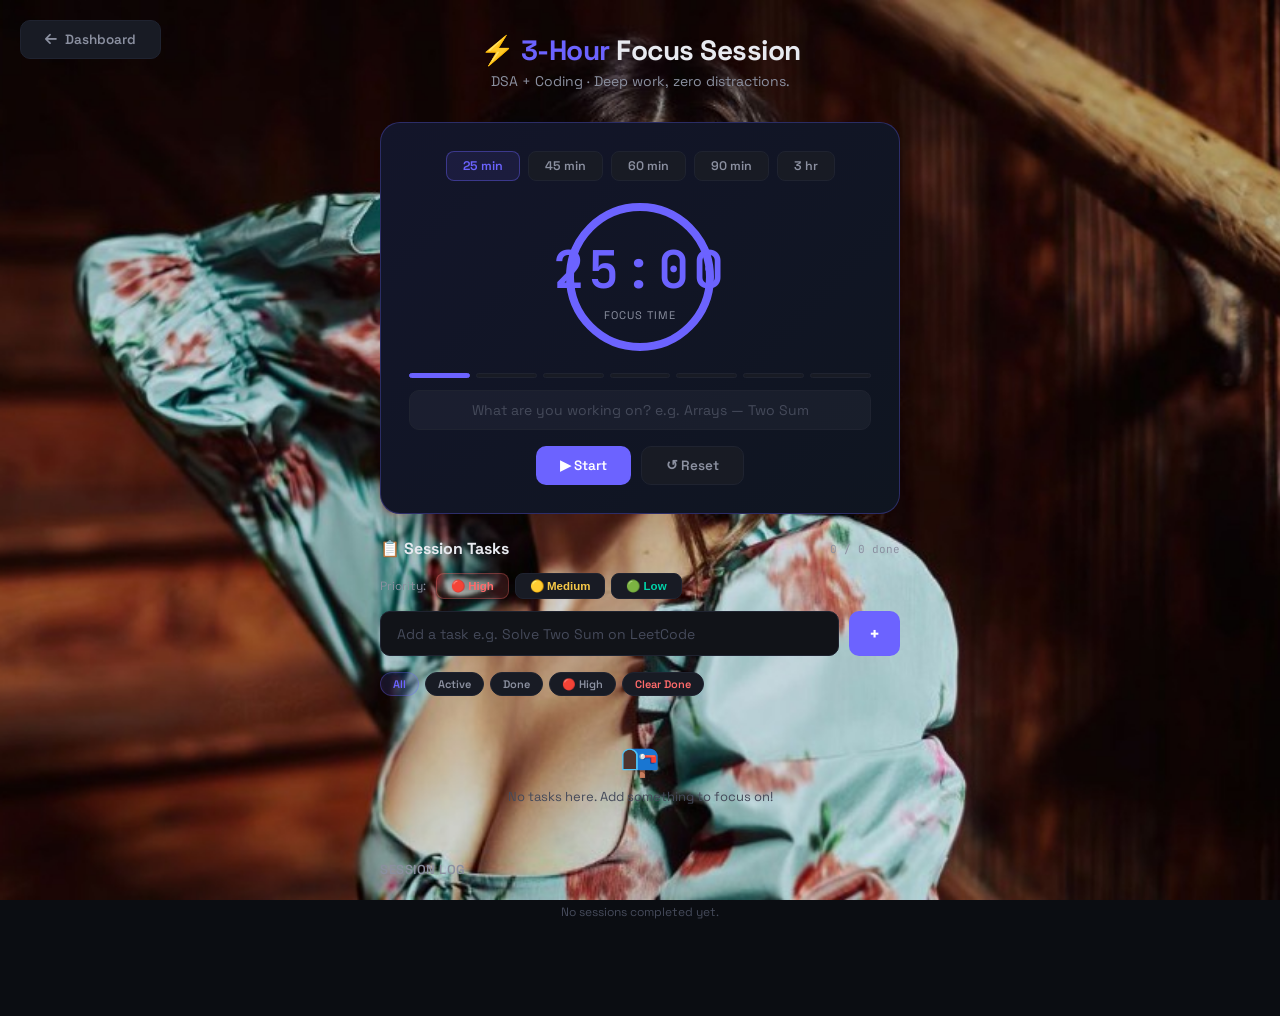
<file: focus-todo.html>
<!DOCTYPE html>
<html lang="en">
<head>
  <meta charset="UTF-8"/>
  <meta name="viewport" content="width=device-width, initial-scale=1.0"/>
  <title>3-Hour Focus Session</title>
  <link href="https://fonts.googleapis.com/css2?family=Space+Grotesk:wght@400;500;600;700&family=JetBrains+Mono:wght@400;600&display=swap" rel="stylesheet"/>
  <link rel="stylesheet" href="https://cdnjs.cloudflare.com/ajax/libs/font-awesome/6.5.0/css/all.min.css"/>
  <script src="default_wallpaper.js"></script>
  <script>
    (function() {
      const wallpaper = localStorage.getItem('placementos_wallpaper') || window.DEFAULT_WALLPAPER;
      if (wallpaper) {
        const style = document.createElement('style');
        style.id = 'dynamic-wallpaper-style';
        style.innerHTML = `
          body {
            background-image: url(${wallpaper}) !important;
            background-size: cover !important;
            background-position: center !important;
            background-attachment: fixed !important;
            background-repeat: no-repeat !important;
          }
        `;
        document.head.appendChild(style);
      }
    })();
  </script>
  <style>
    *, *::before, *::after { box-sizing: border-box; margin: 0; padding: 0; }

    :root {
      --bg: #0b0d12;
      --bg2: #111318;
      --bg3: #181b24;
      --border: #1f2330;
      --accent: #6c63ff;
      --green: #00d4aa;
      --yellow: #f7c948;
      --red: #ff6b6b;
      --text: #e8eaf0;
      --text2: #8b90a0;
      --text3: #454a5a;
      --font: 'Space Grotesk', sans-serif;
      --mono: 'JetBrains Mono', monospace;
    }

    body {
      font-family: var(--font);
      background: var(--bg);
      color: var(--text);
      min-height: 100vh;
      display: flex;
      flex-direction: column;
      align-items: center;
      padding: 32px 16px 80px;
    }

    /* ── HEADER ── */
    .header {
      text-align: center;
      margin-bottom: 32px;
    }

    .header h1 {
      font-size: 28px;
      font-weight: 700;
      letter-spacing: -.5px;
      margin-bottom: 4px;
    }

    .header h1 span { color: var(--accent); }
    .header p { color: var(--text2); font-size: 14px; }

    /* ── SESSION TIMER ── */
    .session-card {
      width: 100%;
      max-width: 520px;
      background: linear-gradient(135deg, #13152a 0%, #0f1520 100%);
      border: 1px solid rgba(108,99,255,.3);
      border-radius: 20px;
      padding: 28px;
      margin-bottom: 24px;
      text-align: center;
    }

    .timer-display {
      font-family: var(--mono);
      font-size: 52px;
      font-weight: 600;
      color: var(--accent);
      letter-spacing: 4px;
      line-height: 1;
      margin: 12px 0;
      transition: color 0.3s;
    }

    .timer-display.warning { color: var(--yellow); }
    .timer-display.danger  { color: var(--red); }

    .timer-label { font-size: 11px; text-transform: uppercase; letter-spacing: 1px; color: var(--text2); }

    /* Timer ring */
    .ring-container { position: relative; width: 160px; height: 160px; margin: 0 auto 16px; }
    .ring-svg { width: 100%; height: 100%; transform: rotate(-90deg); }
    .ring-bg { fill: none; stroke: var(--bg3); stroke-width: 8; }
    .ring-fg { fill: none; stroke: var(--accent); stroke-width: 8; stroke-linecap: round;
               stroke-dasharray: 440; stroke-dashoffset: 0; transition: stroke-dashoffset 1s linear, stroke 0.3s; }
    .ring-inner {
      position: absolute; top: 50%; left: 50%;
      transform: translate(-50%,-50%);
      text-align: center;
    }

    .timer-btns {
      display: flex;
      gap: 10px;
      justify-content: center;
      margin-top: 16px;
    }

    .tbtn {
      padding: 10px 24px;
      border-radius: 10px;
      font-family: var(--font);
      font-size: 13.5px;
      font-weight: 600;
      cursor: pointer;
      border: none;
      transition: all 0.2s;
    }

    .tbtn-start { background: var(--accent); color: #fff; }
    .tbtn-start:hover { background: #5851e8; transform: translateY(-1px); box-shadow: 0 4px 16px rgba(108,99,255,.4); }
    .tbtn-pause { background: rgba(247,201,72,.15); border: 1px solid rgba(247,201,72,.3); color: var(--yellow); }
    .tbtn-pause:hover { background: rgba(247,201,72,.25); }
    .tbtn-reset { background: var(--bg3); border: 1px solid var(--border); color: var(--text2); }
    .tbtn-reset:hover { color: var(--red); border-color: rgba(255,107,107,.3); }

    /* session select */
    .session-select {
      display: flex;
      gap: 8px;
      justify-content: center;
      margin-bottom: 16px;
      flex-wrap: wrap;
    }

    .sess-opt {
      padding: 6px 16px;
      border-radius: 8px;
      background: var(--bg3);
      border: 1px solid var(--border);
      color: var(--text2);
      font-size: 12.5px;
      font-weight: 600;
      cursor: pointer;
      transition: all 0.2s;
    }

    .sess-opt:hover, .sess-opt.active {
      border-color: rgba(108,99,255,.4);
      color: var(--accent);
      background: rgba(108,99,255,.1);
    }

    .focus-topic-input {
      width: 100%;
      background: rgba(255,255,255,.04);
      border: 1px solid var(--border);
      border-radius: 10px;
      padding: 10px 16px;
      color: var(--text);
      font-family: var(--font);
      font-size: 14px;
      outline: none;
      text-align: center;
      margin-top: 12px;
      transition: border-color 0.2s;
    }

    .focus-topic-input:focus { border-color: var(--accent); }
    .focus-topic-input::placeholder { color: var(--text3); }

    /* Progress segments */
    .session-segs {
      display: flex;
      gap: 6px;
      margin-top: 16px;
      justify-content: center;
    }

    .seg {
      flex: 1;
      max-width: 80px;
      height: 5px;
      border-radius: 99px;
      background: var(--bg3);
      border: 1px solid var(--border);
      transition: all 0.4s;
    }

    .seg.done { background: var(--green); border-color: var(--green); }
    .seg.active { background: var(--accent); border-color: var(--accent); animation: pulse-seg 1.5s infinite; }

    @keyframes pulse-seg { 0%,100%{opacity:1} 50%{opacity:.5} }

    /* ── TODO ── */
    .todo-wrap { width: 100%; max-width: 520px; }

    .todo-header {
      display: flex;
      align-items: center;
      justify-content: space-between;
      margin-bottom: 14px;
    }

    .todo-header h2 { font-size: 16px; font-weight: 700; }
    .todo-stats { font-size: 11px; color: var(--text2); font-family: var(--mono); }

    .add-form {
      display: flex;
      gap: 10px;
      margin-bottom: 16px;
    }

    .todo-inp {
      flex: 1;
      background: var(--bg2);
      border: 1px solid var(--border);
      border-radius: 10px;
      padding: 11px 16px;
      color: var(--text);
      font-family: var(--font);
      font-size: 14px;
      outline: none;
      transition: border-color 0.2s;
    }

    .todo-inp:focus { border-color: var(--accent); }
    .todo-inp::placeholder { color: var(--text3); }

    .add-btn {
      padding: 11px 20px;
      background: var(--accent);
      color: #fff;
      border: none;
      border-radius: 10px;
      font-family: var(--font);
      font-size: 18px;
      font-weight: 700;
      cursor: pointer;
      transition: all 0.2s;
    }

    .add-btn:hover { background: #5851e8; transform: translateY(-1px); }

    /* Priority filter */
    .filter-row {
      display: flex;
      gap: 6px;
      margin-bottom: 12px;
      flex-wrap: wrap;
    }

    .f-chip {
      padding: 4px 12px;
      border-radius: 99px;
      font-size: 11px;
      font-weight: 600;
      cursor: pointer;
      background: var(--bg3);
      border: 1px solid var(--border);
      color: var(--text2);
      transition: all 0.2s;
    }

    .f-chip:hover, .f-chip.on { background: rgba(108,99,255,.15); border-color: rgba(108,99,255,.3); color: var(--accent); }
    .f-chip.clear-done { color: var(--red); }
    .f-chip.clear-done:hover { background: rgba(255,107,107,.12); border-color: rgba(255,107,107,.3); }

    /* Priority selector */
    .prio-sel {
      display: flex;
      gap: 6px;
      margin-bottom: 12px;
    }

    .prio-btn {
      padding: 5px 14px;
      border-radius: 8px;
      font-size: 11.5px;
      font-weight: 700;
      cursor: pointer;
      border: 1px solid var(--border);
      background: var(--bg3);
      color: var(--text2);
      transition: all 0.2s;
    }

    .prio-btn:hover { transform: translateY(-1px); }
    .prio-btn.p1 { color: var(--red); }
    .prio-btn.p1.on { background: rgba(255,107,107,.15); border-color: rgba(255,107,107,.3); }
    .prio-btn.p2 { color: var(--yellow); }
    .prio-btn.p2.on { background: rgba(247,201,72,.15); border-color: rgba(247,201,72,.3); }
    .prio-btn.p3 { color: var(--green); }
    .prio-btn.p3.on { background: rgba(0,212,170,.15); border-color: rgba(0,212,170,.3); }

    /* Todo items */
    .todo-list { display: flex; flex-direction: column; gap: 8px; }

    .todo-item {
      display: flex;
      align-items: center;
      gap: 12px;
      padding: 13px 16px;
      background: var(--bg2);
      border: 1px solid var(--border);
      border-radius: 12px;
      transition: all 0.25s;
      animation: slideIn 0.25s ease;
    }

    @keyframes slideIn { from { opacity:0; transform:translateY(-8px); } to { opacity:1; transform:translateY(0); } }

    .todo-item:hover { border-color: rgba(108,99,255,.25); }
    .todo-item.done { opacity: 0.55; }
    .todo-item.done .todo-text { text-decoration: line-through; color: var(--text2); }

    .todo-cb {
      width: 20px; height: 20px;
      border-radius: 50%;
      border: 2px solid var(--border);
      background: transparent;
      cursor: pointer;
      flex-shrink: 0;
      display: flex;
      align-items: center;
      justify-content: center;
      transition: all 0.2s;
      font-size: 11px;
    }

    .todo-cb:hover { border-color: var(--accent); }
    .todo-item.done .todo-cb { background: var(--green); border-color: var(--green); }

    .todo-text { flex: 1; font-size: 14px; font-weight: 500; line-height: 1.4; }

    .todo-prio-dot {
      width: 8px; height: 8px;
      border-radius: 50%;
      flex-shrink: 0;
    }

    .todo-del {
      background: none;
      border: none;
      color: var(--text3);
      cursor: pointer;
      font-size: 14px;
      padding: 2px 4px;
      border-radius: 4px;
      transition: all 0.2s;
    }

    .todo-del:hover { color: var(--red); background: rgba(255,107,107,.1); }

    /* Pomodoro sessions log */
    .sessions-log {
      width: 100%;
      max-width: 520px;
      margin-top: 24px;
    }

    .sessions-log h3 { font-size: 13px; font-weight: 600; color: var(--text2); margin-bottom: 10px; text-transform: uppercase; letter-spacing: .5px; }

    .log-item {
      display: flex;
      align-items: center;
      gap: 10px;
      padding: 8px 12px;
      background: var(--bg2);
      border: 1px solid var(--border);
      border-radius: 8px;
      font-size: 12.5px;
      color: var(--text2);
      margin-bottom: 6px;
    }

    .log-topic { flex: 1; color: var(--text); font-weight: 500; }
    .log-dur { font-family: var(--mono); font-size: 11px; color: var(--accent); }
    .log-time { font-family: var(--mono); font-size: 10px; color: var(--text3); }

    /* Completed banner */
    .complete-banner {
      display: none;
      text-align: center;
      padding: 20px;
      background: rgba(0,212,170,.08);
      border: 1px solid rgba(0,212,170,.25);
      border-radius: 14px;
      margin-bottom: 16px;
    }

    .complete-banner.show { display: block; animation: pop 0.4s ease; }

    @keyframes pop { 0%{transform:scale(.8);opacity:0} 100%{transform:scale(1);opacity:1} }

    .complete-banner .emoji { font-size: 40px; margin-bottom: 8px; }
    .complete-banner h2 { font-size: 20px; font-weight: 700; color: var(--green); }
    .complete-banner p { font-size: 13px; color: var(--text2); margin-top: 4px; }

    /* Empty state */
    .empty { text-align: center; padding: 32px; color: var(--text3); font-size: 13px; }
    .empty .e-icon { font-size: 32px; margin-bottom: 8px; }

    @media (max-width: 600px) {
      .timer-display { font-size: 40px; }
      .ring-container { width: 130px; height: 130px; }
    }
  </style>
</head>
<body>
  <a href="index.html" class="tbtn tbtn-reset" style="position: fixed; top: 20px; left: 20px; z-index: 1000; text-decoration: none; display: flex; align-items: center; gap: 8px;">
    <i class="fas fa-arrow-left"></i> Dashboard
  </a>

  <div class="header">
    <h1>⚡ <span>3-Hour</span> Focus Session</h1>
    <p>DSA + Coding · Deep work, zero distractions.</p>
  </div>

  <!-- Timer Card -->
  <div class="session-card">
    <div class="complete-banner" id="complete-banner">
      <div class="emoji">🏆</div>
      <h2>Session Complete!</h2>
      <p>Great work! Take a 5-min break, then crush the next session.</p>
    </div>

    <div class="session-select">
      <span class="sess-opt active" data-mins="25" onclick="selectDuration(this)">25 min</span>
      <span class="sess-opt" data-mins="45" onclick="selectDuration(this)">45 min</span>
      <span class="sess-opt" data-mins="60" onclick="selectDuration(this)">60 min</span>
      <span class="sess-opt" data-mins="90" onclick="selectDuration(this)">90 min</span>
      <span class="sess-opt" data-mins="180" onclick="selectDuration(this)">3 hr</span>
    </div>

    <div class="ring-container">
      <svg class="ring-svg" viewBox="0 0 160 160">
        <circle class="ring-bg" cx="80" cy="80" r="70"/>
        <circle class="ring-fg" id="timer-ring" cx="80" cy="80" r="70"/>
      </svg>
      <div class="ring-inner">
        <div class="timer-display" id="timer-display">25:00</div>
        <div class="timer-label" id="timer-label">Focus Time</div>
      </div>
    </div>

    <div class="session-segs" id="session-segs"></div>

    <input type="text" class="focus-topic-input" id="focus-topic" placeholder="What are you working on? e.g. Arrays — Two Sum"/>

    <div class="timer-btns">
      <button class="tbtn tbtn-start" id="start-btn" onclick="toggleTimer()">▶ Start</button>
      <button class="tbtn tbtn-reset" onclick="resetTimer()">↺ Reset</button>
    </div>
  </div>

  <!-- Todo -->
  <div class="todo-wrap">
    <div class="todo-header">
      <h2>📋 Session Tasks</h2>
      <span class="todo-stats" id="todo-stats">0 / 0</span>
    </div>

    <!-- Priority selector -->
    <div class="prio-sel">
      <span style="font-size:12px;color:var(--text2);align-self:center;margin-right:4px">Priority:</span>
      <button class="prio-btn p1 on" data-p="high" onclick="setPrio(this)">🔴 High</button>
      <button class="prio-btn p2" data-p="med" onclick="setPrio(this)">🟡 Medium</button>
      <button class="prio-btn p3" data-p="low" onclick="setPrio(this)">🟢 Low</button>
    </div>

    <div class="add-form">
      <input type="text" class="todo-inp" id="todo-inp" placeholder="Add a task e.g. Solve Two Sum on LeetCode" onkeydown="if(event.key==='Enter')addTodo()"/>
      <button class="add-btn" onclick="addTodo()">+</button>
    </div>

    <div class="filter-row">
      <span class="f-chip on" data-f="all" onclick="filterTodos(this)">All</span>
      <span class="f-chip" data-f="active" onclick="filterTodos(this)">Active</span>
      <span class="f-chip" data-f="done" onclick="filterTodos(this)">Done</span>
      <span class="f-chip" data-f="high" onclick="filterTodos(this)">🔴 High</span>
      <span class="f-chip clear-done" onclick="clearDone()">Clear Done</span>
    </div>

    <div class="todo-list" id="todo-list"></div>
  </div>

  <!-- Sessions Log -->
  <div class="sessions-log">
    <h3>Session Log</h3>
    <div id="sessions-log-list"></div>
  </div>

<script>
// ── STATE ──
let todos = JSON.parse(localStorage.getItem('focus_todos') || '[]');
let sessionLog = JSON.parse(localStorage.getItem('focus_sessions') || '[]');
let selectedPrio = 'high';
let todoFilter = 'all';

// Timer state
let totalSecs = 25 * 60;
let secsLeft = totalSecs;
let running = false;
let interval = null;
let completedSessions = 0;
const RING_CIRC = 440; // 2πr ≈ 2*3.14159*70

// ── TIMER ──
function selectDuration(el) {
  if (running) return;
  document.querySelectorAll('.sess-opt').forEach(e => e.classList.remove('active'));
  el.classList.add('active');
  totalSecs = parseInt(el.dataset.mins) * 60;
  secsLeft = totalSecs;
  updateTimerDisplay();
  renderSegs();
}

function toggleTimer() {
  if (running) { pauseTimer(); }
  else { startTimer(); }
}

function startTimer() {
  running = true;
  document.getElementById('start-btn').textContent = '⏸ Pause';
  document.getElementById('start-btn').className = 'tbtn tbtn-pause';
  document.getElementById('complete-banner').classList.remove('show');
  interval = setInterval(tick, 1000);
}

function pauseTimer() {
  running = false;
  clearInterval(interval);
  document.getElementById('start-btn').textContent = '▶ Resume';
  document.getElementById('start-btn').className = 'tbtn tbtn-start';
}

function resetTimer() {
  running = false;
  clearInterval(interval);
  secsLeft = totalSecs;
  document.getElementById('start-btn').textContent = '▶ Start';
  document.getElementById('start-btn').className = 'tbtn tbtn-start';
  updateTimerDisplay();
  updateRing();
}

function tick() {
  if (secsLeft <= 0) {
    clearInterval(interval);
    running = false;
    sessionComplete();
    return;
  }
  secsLeft--;
  updateTimerDisplay();
  updateRing();
}

function updateTimerDisplay() {
  const m = Math.floor(secsLeft / 60).toString().padStart(2, '0');
  const s = (secsLeft % 60).toString().padStart(2, '0');
  const el = document.getElementById('timer-display');
  el.textContent = `${m}:${s}`;
  el.className = 'timer-display';
  const pct = secsLeft / totalSecs;
  if (pct < 0.1) el.classList.add('danger');
  else if (pct < 0.25) el.classList.add('warning');
  updateRing();
}

function updateRing() {
  const pct = secsLeft / totalSecs;
  const offset = RING_CIRC * (1 - pct);
  const ring = document.getElementById('timer-ring');
  ring.style.strokeDashoffset = offset;
  ring.style.stroke = pct < 0.1 ? 'var(--red)' : pct < 0.25 ? 'var(--yellow)' : 'var(--accent)';
}

function sessionComplete() {
  completedSessions++;
  const topic = document.getElementById('focus-topic').value || 'Focus Session';
  const dur = Math.round(totalSecs / 60);
  sessionLog.unshift({ topic, dur, time: new Date().toLocaleTimeString('en-IN', {hour:'2-digit',minute:'2-digit'}) });
  if (sessionLog.length > 10) sessionLog.pop();
  localStorage.setItem('focus_sessions', JSON.stringify(sessionLog));
  renderSessionLog();

  document.getElementById('complete-banner').classList.add('show');
  document.getElementById('start-btn').textContent = '▶ Start';
  document.getElementById('start-btn').className = 'tbtn tbtn-start';
  secsLeft = totalSecs;
  updateTimerDisplay();
  renderSegs();

  // Browser notification
  if (Notification.permission === 'granted') {
    new Notification('⏱️ Session Complete!', { body: `${dur} min session done. Great work!` });
  } else if (Notification.permission !== 'denied') {
    Notification.requestPermission();
  }
}

function renderSegs() {
  const el = document.getElementById('session-segs');
  const total3hr = Math.round(3 * 60 / (totalSecs / 60));
  el.innerHTML = Array.from({ length: total3hr }, (_, i) => `
    <div class="seg ${i < completedSessions ? 'done' : i === completedSessions ? 'active' : ''}"></div>
  `).join('');
}

// ── TODOS ──
function setPrio(btn) {
  selectedPrio = btn.dataset.p;
  document.querySelectorAll('.prio-btn').forEach(b => b.classList.remove('on'));
  btn.classList.add('on');
}

function addTodo() {
  const text = document.getElementById('todo-inp').value.trim();
  if (!text) return;
  todos.unshift({ id: Date.now(), text, done: false, prio: selectedPrio, ts: Date.now() });
  document.getElementById('todo-inp').value = '';
  saveTodos();
  renderTodos();
}

function toggleTodo(id) {
  const t = todos.find(t => t.id === id);
  if (t) t.done = !t.done;
  saveTodos();
  renderTodos();
}

function deleteTodo(id) {
  todos = todos.filter(t => t.id !== id);
  saveTodos();
  renderTodos();
}

function clearDone() {
  todos = todos.filter(t => !t.done);
  saveTodos();
  renderTodos();
}

function filterTodos(chip) {
  todoFilter = chip.dataset.f;
  document.querySelectorAll('.f-chip[data-f]').forEach(c => c.classList.remove('on'));
  chip.classList.add('on');
  renderTodos();
}

function saveTodos() {
  localStorage.setItem('focus_todos', JSON.stringify(todos));
}

const PRIO_COLOR = { high: 'var(--red)', med: 'var(--yellow)', low: 'var(--green)' };
const PRIO_ORDER = { high: 0, med: 1, low: 2 };

function renderTodos() {
  const list = document.getElementById('todo-list');
  const total = todos.length;
  const done = todos.filter(t => t.done).length;
  document.getElementById('todo-stats').textContent = `${done} / ${total} done`;

  let filtered = [...todos].sort((a, b) => PRIO_ORDER[a.prio] - PRIO_ORDER[b.prio]);

  if (todoFilter === 'active') filtered = filtered.filter(t => !t.done);
  else if (todoFilter === 'done') filtered = filtered.filter(t => t.done);
  else if (todoFilter === 'high') filtered = filtered.filter(t => t.prio === 'high');

  if (!filtered.length) {
    list.innerHTML = `<div class="empty"><div class="e-icon">📭</div>No tasks here. Add something to focus on!</div>`;
    return;
  }

  list.innerHTML = filtered.map(t => `
    <div class="todo-item ${t.done ? 'done' : ''}">
      <div class="todo-cb" onclick="toggleTodo(${t.id})">${t.done ? '✓' : ''}</div>
      <div class="todo-prio-dot" style="background:${PRIO_COLOR[t.prio]}"></div>
      <span class="todo-text">${escHtml(t.text)}</span>
      <button class="todo-del" onclick="deleteTodo(${t.id})">✕</button>
    </div>
  `).join('');
}

function renderSessionLog() {
  const el = document.getElementById('sessions-log-list');
  if (!sessionLog.length) {
    el.innerHTML = `<div style="color:var(--text3);font-size:12px;text-align:center;padding:16px">No sessions completed yet.</div>`;
    return;
  }
  el.innerHTML = sessionLog.map((s, i) => `
    <div class="log-item">
      <span style="color:var(--text3);font-family:var(--mono);font-size:11px">#${sessionLog.length - i}</span>
      <span class="log-topic">${escHtml(s.topic)}</span>
      <span class="log-dur">${s.dur}min</span>
      <span class="log-time">${s.time}</span>
    </div>
  `).join('');
}

function escHtml(s) {
  return s.replace(/&/g,'&amp;').replace(/</g,'&lt;').replace(/>/g,'&gt;');
}

// ── INIT ──
updateTimerDisplay();
renderSegs();
renderTodos();
renderSessionLog();
</script>
</body>
</html>
</file>
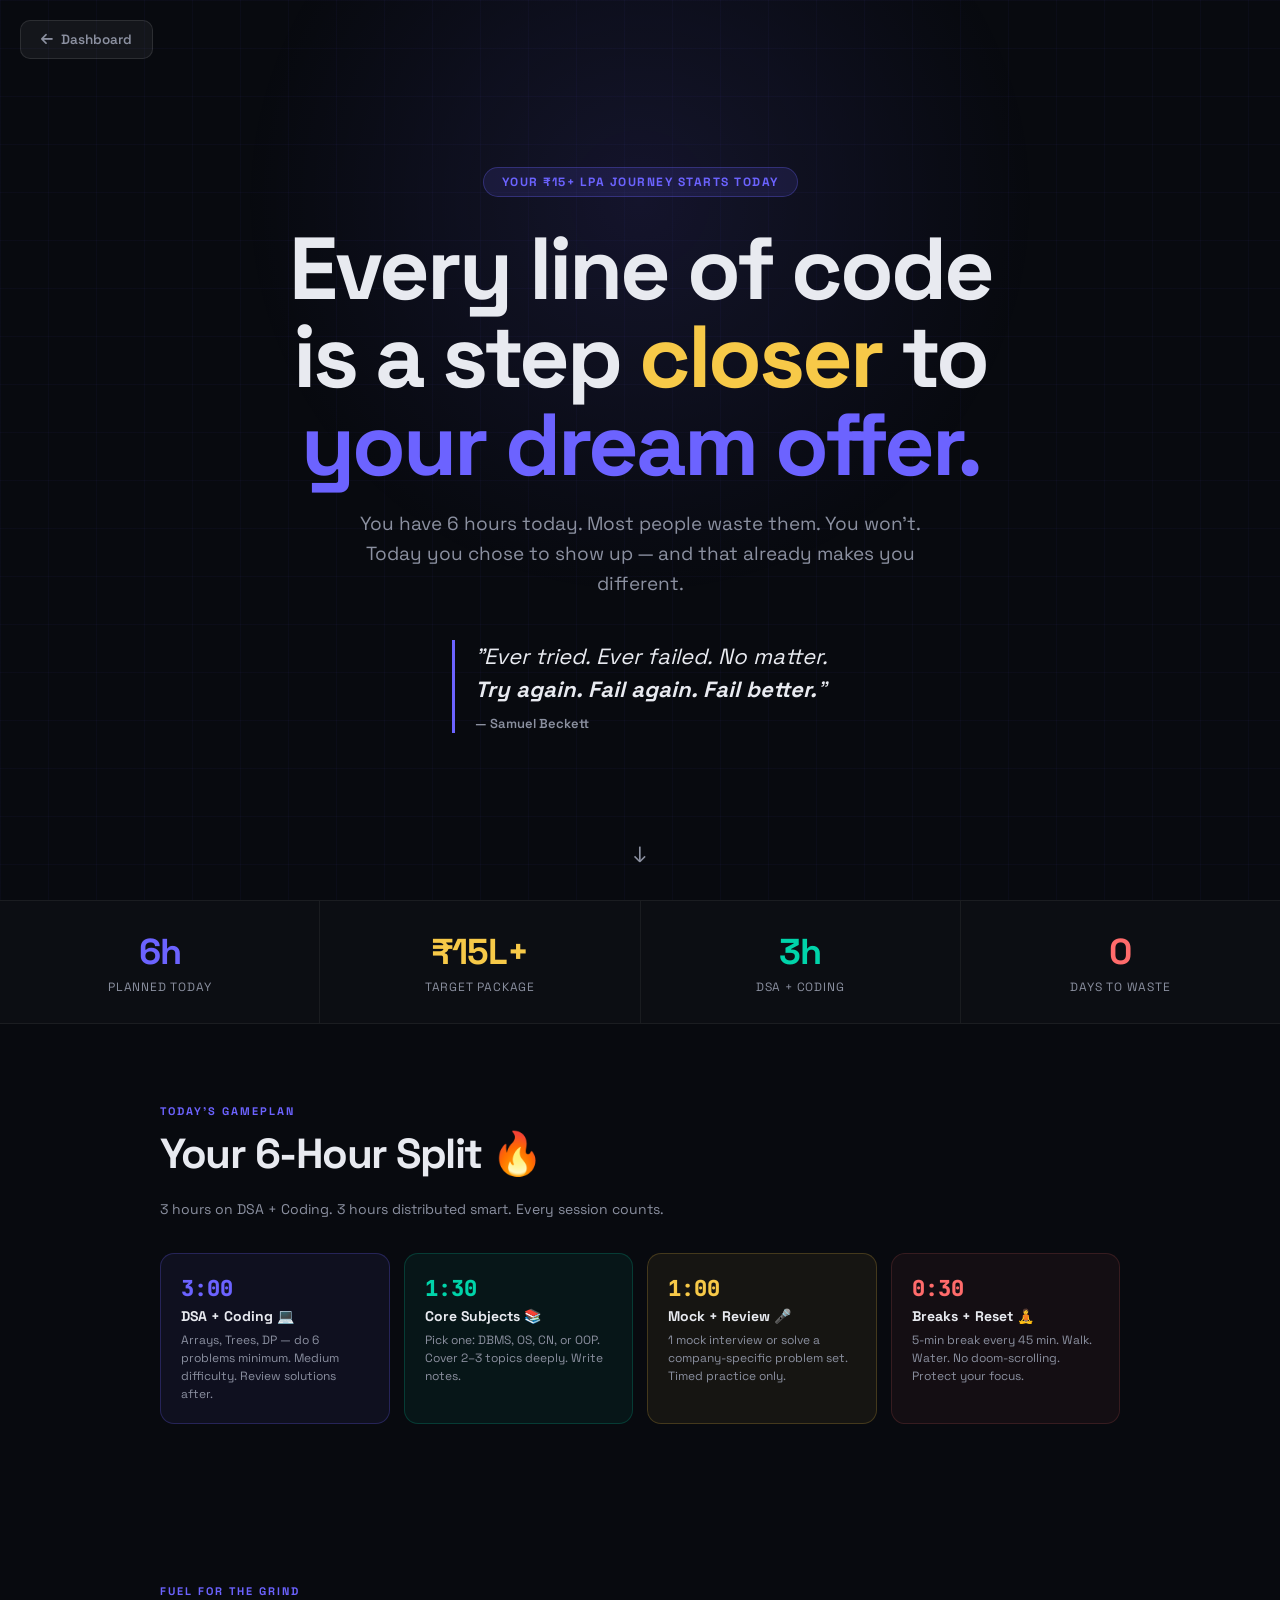
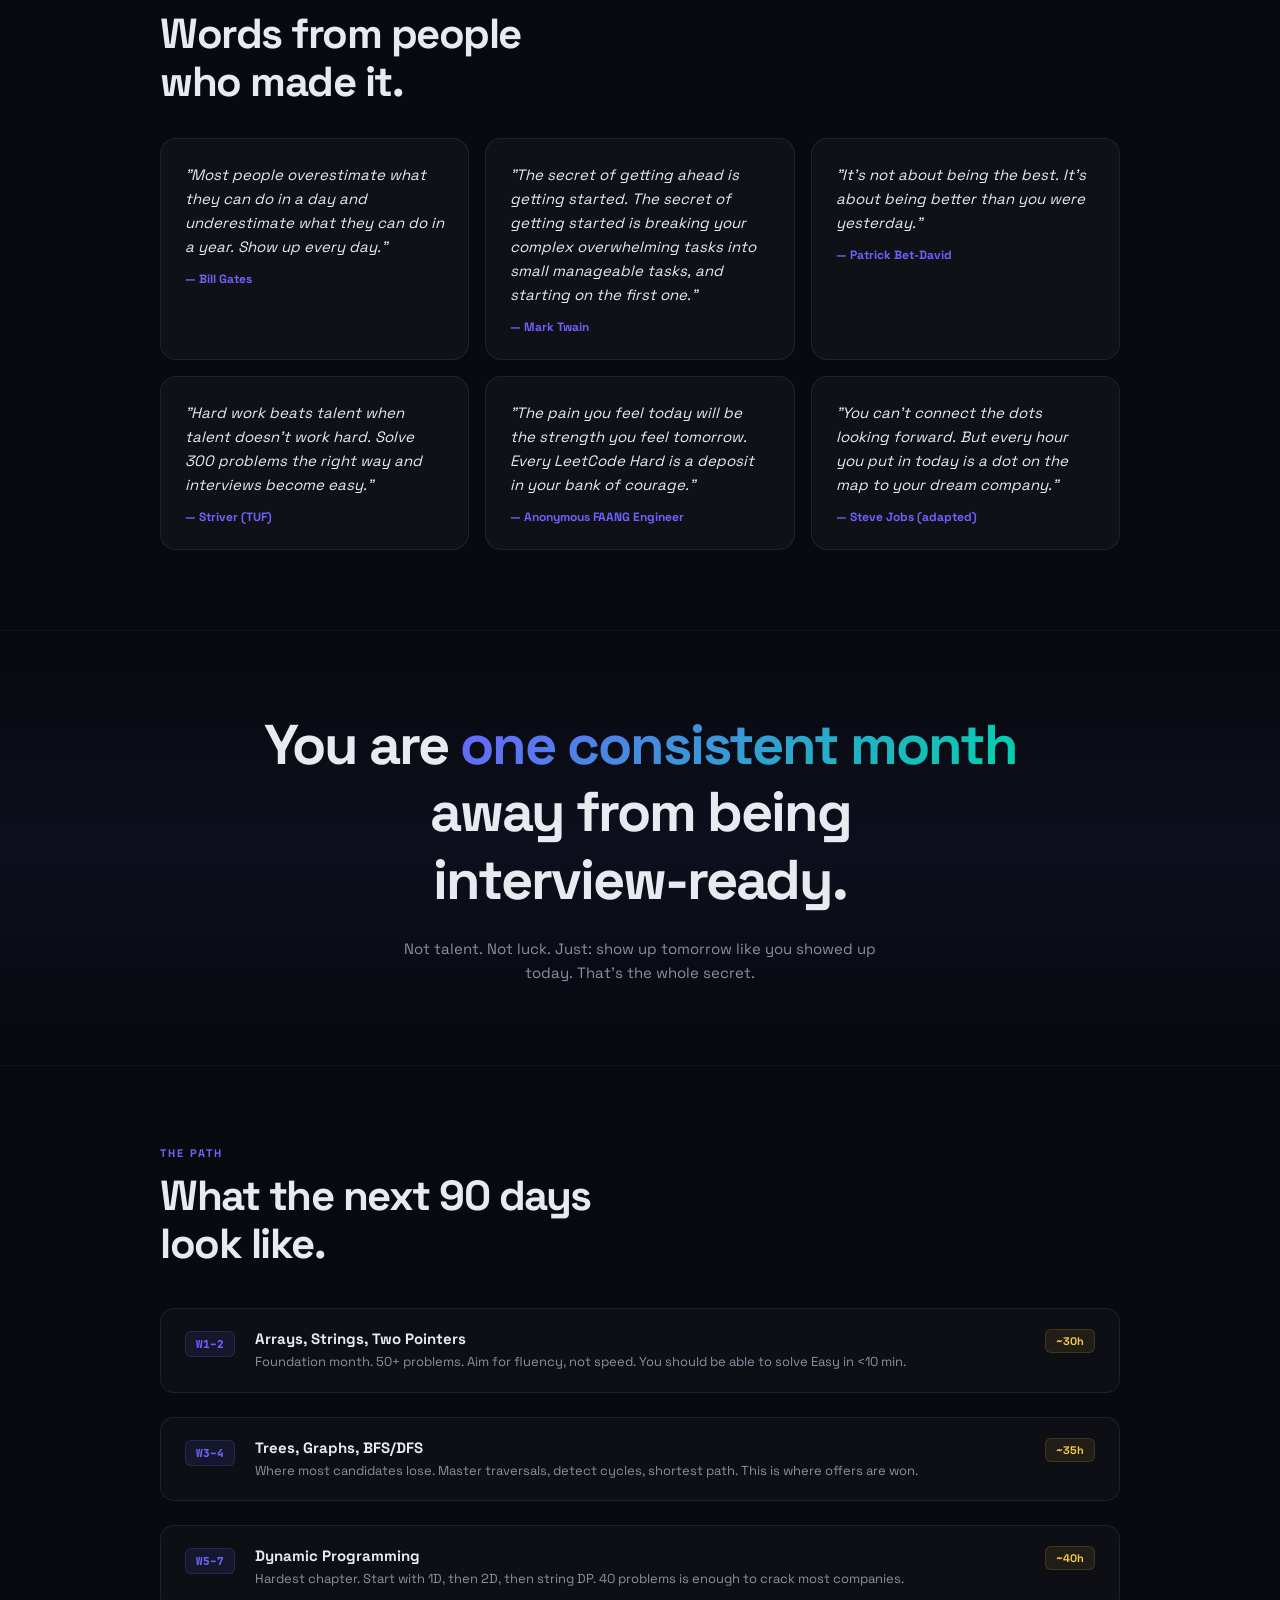
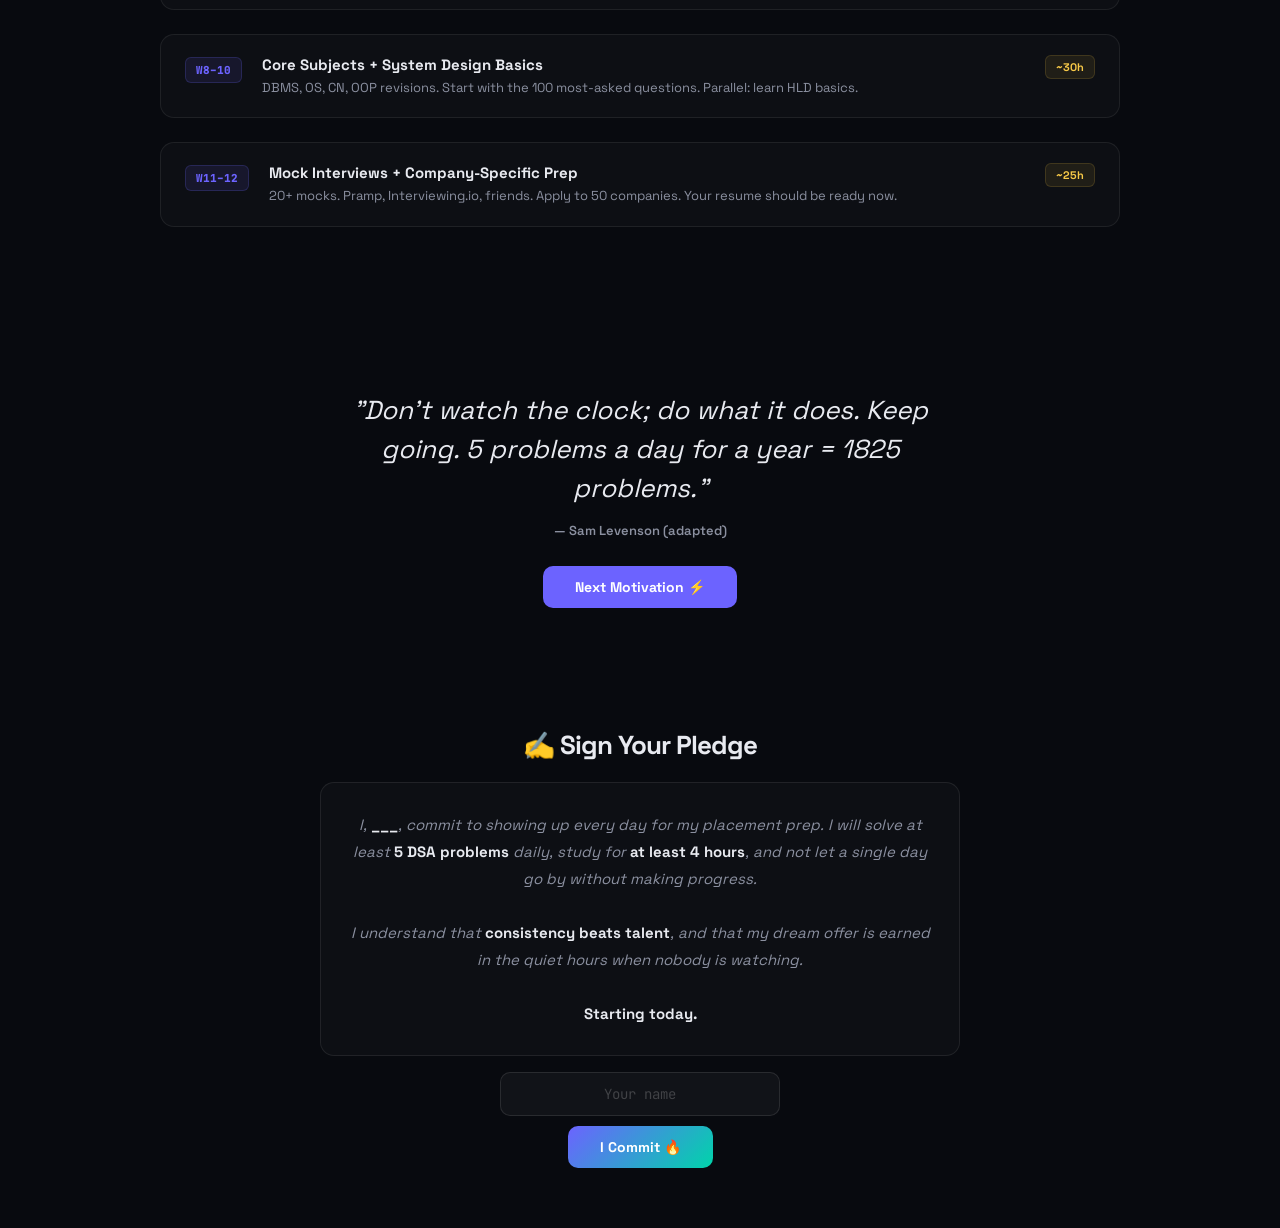
<file: motivation.html>
<!DOCTYPE html>
<html lang="en">
<head>
  <meta charset="UTF-8"/>
  <meta name="viewport" content="width=device-width, initial-scale=1.0"/>
  <title>The Comeback — Motivation</title>
  <link href="https://fonts.googleapis.com/css2?family=Space+Grotesk:wght@300;400;600;700;800&family=JetBrains+Mono:wght@400;600&display=swap" rel="stylesheet"/>
  <link rel="stylesheet" href="https://cdnjs.cloudflare.com/ajax/libs/font-awesome/6.5.0/css/all.min.css"/>
  <script>
    (function() {
      const wallpaper = localStorage.getItem('placementos_wallpaper');
      if (wallpaper) {
        const style = document.createElement('style');
        style.id = 'dynamic-wallpaper-style';
        style.innerHTML = `
          body {
            background-image: url(${wallpaper}) !important;
            background-size: cover !important;
            background-position: center !important;
            background-attachment: fixed !important;
            background-repeat: no-repeat !important;
          }
        `;
        document.head.appendChild(style);
      }
    })();
  </script>
  <style>
    *, *::before, *::after { box-sizing: border-box; margin: 0; padding: 0; }

    :root {
      --bg:     #080a0f;
      --accent: #6c63ff;
      --gold:   #f7c948;
      --green:  #00d4aa;
      --red:    #ff6b6b;
      --text:   #e8eaf0;
      --text2:  #8b90a0;
    }

    html { scroll-behavior: smooth; }

    body {
      font-family: 'Space Grotesk', sans-serif;
      background: var(--bg);
      color: var(--text);
      overflow-x: hidden;
    }

    /* ── GRID BG ── */
    .grid-bg {
      position: fixed;
      inset: 0;
      z-index: 0;
      pointer-events: none;
      background-image:
        linear-gradient(rgba(108,99,255,.04) 1px, transparent 1px),
        linear-gradient(90deg, rgba(108,99,255,.04) 1px, transparent 1px);
      background-size: 48px 48px;
    }

    /* ── HERO ── */
    .hero {
      position: relative;
      z-index: 1;
      min-height: 100vh;
      display: flex;
      flex-direction: column;
      align-items: center;
      justify-content: center;
      text-align: center;
      padding: 40px 20px;
      overflow: hidden;
    }

    .hero::before {
      content: '';
      position: absolute;
      top: -200px; left: 50%;
      transform: translateX(-50%);
      width: 800px; height: 800px;
      background: radial-gradient(circle, rgba(108,99,255,.12) 0%, transparent 70%);
      pointer-events: none;
    }

    .hero-eyebrow {
      display: inline-block;
      background: rgba(108,99,255,.12);
      border: 1px solid rgba(108,99,255,.3);
      color: var(--accent);
      padding: 6px 18px;
      border-radius: 99px;
      font-size: 12px;
      font-weight: 700;
      letter-spacing: 1.5px;
      text-transform: uppercase;
      margin-bottom: 28px;
      animation: fadeDown 0.6s ease both;
    }

    .hero-title {
      font-size: clamp(40px, 8vw, 88px);
      font-weight: 800;
      letter-spacing: -3px;
      line-height: 1.0;
      max-width: 900px;
      animation: fadeDown 0.7s ease 0.1s both;
    }

    .hero-title .accent { color: var(--accent); }
    .hero-title .gold { color: var(--gold); }

    .hero-sub {
      font-size: clamp(15px, 2vw, 19px);
      color: var(--text2);
      max-width: 600px;
      margin-top: 20px;
      line-height: 1.6;
      animation: fadeDown 0.7s ease 0.2s both;
    }

    .hero-quote {
      margin-top: 40px;
      font-size: clamp(16px, 2.5vw, 22px);
      font-style: italic;
      color: var(--text);
      max-width: 700px;
      line-height: 1.5;
      animation: fadeDown 0.7s ease 0.3s both;
    }

    .quote-attr {
      font-size: 13px;
      color: var(--text2);
      margin-top: 10px;
      font-style: normal;
      font-weight: 600;
    }

    /* Scroll cue */
    .scroll-cue {
      position: absolute;
      bottom: 32px;
      left: 50%;
      transform: translateX(-50%);
      animation: bounce 2s infinite;
      color: var(--text2);
      font-size: 22px;
    }

    @keyframes bounce { 0%,100%{transform:translateX(-50%) translateY(0)} 50%{transform:translateX(-50%) translateY(10px)} }

    /* ── STATS BAR ── */
    .stats-bar {
      position: relative;
      z-index: 1;
      display: flex;
      justify-content: center;
      gap: 0;
      flex-wrap: wrap;
      border-top: 1px solid rgba(255,255,255,.06);
      border-bottom: 1px solid rgba(255,255,255,.06);
      background: rgba(255,255,255,.02);
    }

    .stat-item {
      padding: 28px 40px;
      text-align: center;
      border-right: 1px solid rgba(255,255,255,.06);
      flex: 1;
      min-width: 160px;
    }

    .stat-item:last-child { border-right: none; }
    .stat-num { font-size: 36px; font-weight: 800; letter-spacing: -1px; }
    .stat-label { font-size: 12px; color: var(--text2); text-transform: uppercase; letter-spacing: .8px; margin-top: 4px; }

    /* ── SECTION ── */
    .section {
      position: relative;
      z-index: 1;
      padding: 80px 20px;
      max-width: 1000px;
      margin: 0 auto;
    }

    .section-tag {
      font-size: 11px;
      font-weight: 700;
      letter-spacing: 2px;
      text-transform: uppercase;
      color: var(--accent);
      margin-bottom: 12px;
    }

    .section-title {
      font-size: clamp(26px, 4vw, 42px);
      font-weight: 800;
      letter-spacing: -1.5px;
      line-height: 1.15;
      margin-bottom: 20px;
    }

    /* ── QUOTES GRID ── */
    .quotes-grid {
      display: grid;
      grid-template-columns: repeat(auto-fill, minmax(280px, 1fr));
      gap: 16px;
      margin-top: 32px;
    }

    .quote-card {
      background: rgba(255,255,255,.03);
      border: 1px solid rgba(255,255,255,.07);
      border-radius: 16px;
      padding: 24px;
      transition: all 0.3s;
      cursor: pointer;
    }

    .quote-card:hover {
      border-color: rgba(108,99,255,.3);
      background: rgba(108,99,255,.06);
      transform: translateY(-3px);
    }

    .quote-card .q-text {
      font-size: 15px;
      line-height: 1.6;
      color: var(--text);
      margin-bottom: 12px;
      font-style: italic;
    }

    .quote-card .q-author {
      font-size: 12px;
      color: var(--accent);
      font-weight: 700;
    }

    /* ── ROADMAP ── */
    .roadmap { margin-top: 40px; }

    .road-item {
      display: flex;
      gap: 20px;
      margin-bottom: 24px;
      padding: 20px 24px;
      background: rgba(255,255,255,.025);
      border: 1px solid rgba(255,255,255,.07);
      border-radius: 14px;
      transition: all 0.3s;
      align-items: flex-start;
    }

    .road-item:hover {
      border-color: rgba(108,99,255,.25);
      transform: translateX(4px);
    }

    .road-num {
      font-size: 11px;
      font-weight: 800;
      font-family: 'JetBrains Mono', monospace;
      color: var(--accent);
      background: rgba(108,99,255,.1);
      border: 1px solid rgba(108,99,255,.2);
      padding: 5px 10px;
      border-radius: 6px;
      flex-shrink: 0;
      margin-top: 2px;
    }

    .road-content h3 { font-size: 15px; font-weight: 700; margin-bottom: 4px; }
    .road-content p { font-size: 13px; color: var(--text2); line-height: 1.5; }

    .road-hours {
      margin-left: auto;
      font-size: 11px;
      font-weight: 700;
      color: var(--gold);
      background: rgba(247,201,72,.08);
      border: 1px solid rgba(247,201,72,.15);
      padding: 4px 10px;
      border-radius: 6px;
      white-space: nowrap;
      flex-shrink: 0;
    }

    /* ── 6-HOUR SPLIT ── */
    .split-grid {
      display: grid;
      grid-template-columns: repeat(auto-fill, minmax(220px, 1fr));
      gap: 14px;
      margin-top: 32px;
    }

    .split-card {
      padding: 20px;
      border-radius: 14px;
      border: 1px solid;
      transition: all 0.3s;
    }

    .split-card:hover { transform: translateY(-3px); }

    .split-card.dsa    { background: rgba(108,99,255,.07); border-color: rgba(108,99,255,.25); }
    .split-card.sys    { background: rgba(0,212,170,.06);  border-color: rgba(0,212,170,.2); }
    .split-card.mock   { background: rgba(247,201,72,.06); border-color: rgba(247,201,72,.2); }
    .split-card.break  { background: rgba(255,107,107,.05); border-color: rgba(255,107,107,.15); }

    .split-time {
      font-size: 22px;
      font-weight: 800;
      font-family: 'JetBrains Mono', monospace;
      margin-bottom: 4px;
    }

    .split-card.dsa .split-time  { color: var(--accent); }
    .split-card.sys .split-time  { color: var(--green); }
    .split-card.mock .split-time { color: var(--gold); }
    .split-card.break .split-time{ color: var(--red); }

    .split-title { font-size: 14px; font-weight: 700; margin-bottom: 6px; }
    .split-desc  { font-size: 12px; color: var(--text2); line-height: 1.5; }

    /* ── MANTRA ── */
    .mantra-section {
      position: relative;
      z-index: 1;
      padding: 80px 20px;
      text-align: center;
      background: linear-gradient(180deg, transparent, rgba(108,99,255,.06), transparent);
      border-top: 1px solid rgba(255,255,255,.04);
      border-bottom: 1px solid rgba(255,255,255,.04);
    }

    .mantra-text {
      font-size: clamp(28px, 5vw, 56px);
      font-weight: 800;
      letter-spacing: -2px;
      line-height: 1.2;
      max-width: 900px;
      margin: 0 auto 24px;
    }

    .mantra-text .hl { 
      background: linear-gradient(135deg, var(--accent), var(--green));
      -webkit-background-clip: text;
      -webkit-text-fill-color: transparent;
      background-clip: text;
    }

    /* Random quote rotator */
    .rotator {
      position: relative;
      z-index: 1;
      padding: 60px 20px;
      max-width: 700px;
      margin: 0 auto;
      text-align: center;
    }

    .rot-quote {
      font-size: clamp(18px, 3vw, 26px);
      font-style: italic;
      line-height: 1.5;
      color: var(--text);
      min-height: 80px;
      transition: opacity 0.5s ease;
    }

    .rot-attr {
      font-size: 13px;
      color: var(--text2);
      font-weight: 600;
      margin-top: 14px;
      min-height: 20px;
      transition: opacity 0.5s ease;
    }

    .rot-btn {
      margin-top: 24px;
      padding: 12px 32px;
      background: var(--accent);
      color: #fff;
      border: none;
      border-radius: 10px;
      font-family: 'Space Grotesk', sans-serif;
      font-size: 14px;
      font-weight: 700;
      cursor: pointer;
      transition: all 0.2s;
    }

    .rot-btn:hover { background: #5851e8; transform: translateY(-2px); box-shadow: 0 8px 24px rgba(108,99,255,.4); }

    /* ── FOOTER PLEDGE ── */
    .pledge {
      position: relative;
      z-index: 1;
      padding: 60px 20px;
      max-width: 680px;
      margin: 0 auto;
      text-align: center;
    }

    .pledge h2 { font-size: 26px; font-weight: 800; letter-spacing: -1px; margin-bottom: 20px; }

    .pledge-text {
      background: rgba(255,255,255,.025);
      border: 1px solid rgba(255,255,255,.08);
      border-radius: 14px;
      padding: 28px;
      font-size: 15px;
      line-height: 1.8;
      color: var(--text2);
      font-style: italic;
    }

    .pledge-text strong { color: var(--text); font-style: normal; }

    .pledge-sign {
      margin-top: 16px;
      display: flex;
      flex-direction: column;
      align-items: center;
      gap: 10px;
    }

    .pledge-input {
      background: rgba(255,255,255,.04);
      border: 1px solid rgba(255,255,255,.1);
      border-radius: 10px;
      padding: 12px 20px;
      color: var(--text);
      font-family: 'JetBrains Mono', monospace;
      font-size: 14px;
      text-align: center;
      outline: none;
      width: 280px;
      transition: border-color 0.2s;
    }

    .pledge-input:focus { border-color: var(--accent); }
    .pledge-input::placeholder { color: rgba(255,255,255,.2); }

    .pledge-btn {
      padding: 12px 32px;
      background: linear-gradient(135deg, var(--accent), var(--green));
      color: #fff;
      border: none;
      border-radius: 10px;
      font-family: 'Space Grotesk', sans-serif;
      font-size: 14px;
      font-weight: 700;
      cursor: pointer;
      transition: all 0.2s;
    }

    .pledge-btn:hover { transform: translateY(-2px); box-shadow: 0 8px 24px rgba(108,99,255,.4); }

    .pledge-signed {
      display: none;
      color: var(--green);
      font-size: 14px;
      font-weight: 700;
      margin-top: 8px;
    }

    /* ── ANIMATIONS ── */
    @keyframes fadeDown {
      from { opacity: 0; transform: translateY(-20px); }
      to   { opacity: 1; transform: translateY(0); }
    }

    .reveal {
      opacity: 0;
      transform: translateY(24px);
      transition: opacity 0.6s ease, transform 0.6s ease;
    }

    .reveal.visible {
      opacity: 1;
      transform: translateY(0);
    }

    @media (max-width: 600px) {
      .stat-item { padding: 20px 24px; }
      .section { padding: 56px 16px; }
      .road-item { flex-direction: column; gap: 10px; }
      .road-hours { margin-left: 0; }
    }
  </style>
</head>
<body>
  <a href="index.html" style="position: fixed; top: 20px; left: 20px; z-index: 1000; text-decoration: none; display: flex; align-items: center; gap: 8px; padding: 10px 20px; border-radius: 10px; background: rgba(255,255,255,0.05); border: 1px solid rgba(255,255,255,0.1); color: var(--text2); font-family: 'Space Grotesk', sans-serif; font-size: 13.5px; font-weight: 600; cursor: pointer; transition: all 0.2s;" onmouseover="this.style.background='rgba(255,107,107,0.1)';this.style.borderColor='rgba(255,107,107,0.3)';this.style.color='var(--red)'" onmouseout="this.style.background='rgba(255,255,255,0.05)';this.style.borderColor='rgba(255,255,255,0.1)';this.style.color='var(--text2)'">
    <i class="fas fa-arrow-left"></i> Dashboard
  </a>

<div class="grid-bg"></div>

<!-- ── HERO ── -->
<section class="hero">
  <div class="hero-eyebrow">Your ₹15+ LPA journey starts today</div>
  <h1 class="hero-title">
    Every line of code<br/>
    is a step <span class="gold">closer</span> to<br/>
    <span class="accent">your dream offer.</span>
  </h1>
  <p class="hero-sub">
    You have 6 hours today. Most people waste them. You won't.
    Today you chose to show up — and that already makes you different.
  </p>
  <div class="hero-quote" style="border-left: 3px solid var(--accent); padding-left: 20px; text-align: left; max-width: 580px; margin: 40px auto 0;">
    "Ever tried. Ever failed. No matter.<br/>
    <strong>Try again. Fail again. Fail better.</strong>"
    <div class="quote-attr" style="margin-top: 8px;">— Samuel Beckett</div>
  </div>
  <div class="scroll-cue">↓</div>
</section>

<!-- ── STATS ── -->
<div class="stats-bar">
  <div class="stat-item"><div class="stat-num" style="color:var(--accent)">6h</div><div class="stat-label">Planned Today</div></div>
  <div class="stat-item"><div class="stat-num" style="color:var(--gold)">₹15L+</div><div class="stat-label">Target Package</div></div>
  <div class="stat-item"><div class="stat-num" style="color:var(--green)">3h</div><div class="stat-label">DSA + Coding</div></div>
  <div class="stat-item"><div class="stat-num" style="color:var(--red)">0</div><div class="stat-label">Days to Waste</div></div>
</div>

<!-- ── 6 HOUR PLAN ── -->
<div class="section reveal">
  <div class="section-tag">Today's Gameplan</div>
  <h2 class="section-title">Your 6-Hour Split 🔥</h2>
  <p style="color:var(--text2);font-size:14px;line-height:1.6">3 hours on DSA + Coding. 3 hours distributed smart. Every session counts.</p>

  <div class="split-grid">
    <div class="split-card dsa">
      <div class="split-time">3:00</div>
      <div class="split-title">DSA + Coding 💻</div>
      <div class="split-desc">Arrays, Trees, DP — do 6 problems minimum. Medium difficulty. Review solutions after.</div>
    </div>
    <div class="split-card sys">
      <div class="split-time">1:30</div>
      <div class="split-title">Core Subjects 📚</div>
      <div class="split-desc">Pick one: DBMS, OS, CN, or OOP. Cover 2–3 topics deeply. Write notes.</div>
    </div>
    <div class="split-card mock">
      <div class="split-time">1:00</div>
      <div class="split-title">Mock + Review 🎤</div>
      <div class="split-desc">1 mock interview or solve a company-specific problem set. Timed practice only.</div>
    </div>
    <div class="split-card break">
      <div class="split-time">0:30</div>
      <div class="split-title">Breaks + Reset 🧘</div>
      <div class="split-desc">5-min break every 45 min. Walk. Water. No doom-scrolling. Protect your focus.</div>
    </div>
  </div>
</div>

<!-- ── QUOTES ── -->
<div class="section reveal">
  <div class="section-tag">Fuel for the grind</div>
  <h2 class="section-title">Words from people<br/>who made it.</h2>

  <div class="quotes-grid">
    <div class="quote-card">
      <div class="q-text">"Most people overestimate what they can do in a day and underestimate what they can do in a year. Show up every day."</div>
      <div class="q-author">— Bill Gates</div>
    </div>
    <div class="quote-card">
      <div class="q-text">"The secret of getting ahead is getting started. The secret of getting started is breaking your complex overwhelming tasks into small manageable tasks, and starting on the first one."</div>
      <div class="q-author">— Mark Twain</div>
    </div>
    <div class="quote-card">
      <div class="q-text">"It's not about being the best. It's about being better than you were yesterday."</div>
      <div class="q-author">— Patrick Bet-David</div>
    </div>
    <div class="quote-card">
      <div class="q-text">"Hard work beats talent when talent doesn't work hard. Solve 300 problems the right way and interviews become easy."</div>
      <div class="q-author">— Striver (TUF)</div>
    </div>
    <div class="quote-card">
      <div class="q-text">"The pain you feel today will be the strength you feel tomorrow. Every LeetCode Hard is a deposit in your bank of courage."</div>
      <div class="q-author">— Anonymous FAANG Engineer</div>
    </div>
    <div class="quote-card">
      <div class="q-text">"You can't connect the dots looking forward. But every hour you put in today is a dot on the map to your dream company."</div>
      <div class="q-author">— Steve Jobs (adapted)</div>
    </div>
  </div>
</div>

<!-- ── MANTRA ── -->
<div class="mantra-section reveal">
  <div class="mantra-text">
    You are <span class="hl">one consistent month</span><br/>
    away from being<br/>
    interview-ready.
  </div>
  <p style="color:var(--text2);font-size:15px;line-height:1.6;max-width:500px;margin:0 auto">
    Not talent. Not luck. Just: show up tomorrow like you showed up today.
    That's the whole secret.
  </p>
</div>

<!-- ── ROADMAP ── -->
<div class="section reveal">
  <div class="section-tag">The path</div>
  <h2 class="section-title">What the next 90 days<br/>look like.</h2>

  <div class="roadmap">
    <div class="road-item">
      <div class="road-num">W1–2</div>
      <div class="road-content">
        <h3>Arrays, Strings, Two Pointers</h3>
        <p>Foundation month. 50+ problems. Aim for fluency, not speed. You should be able to solve Easy in &lt;10 min.</p>
      </div>
      <div class="road-hours">~30h</div>
    </div>
    <div class="road-item">
      <div class="road-num">W3–4</div>
      <div class="road-content">
        <h3>Trees, Graphs, BFS/DFS</h3>
        <p>Where most candidates lose. Master traversals, detect cycles, shortest path. This is where offers are won.</p>
      </div>
      <div class="road-hours">~35h</div>
    </div>
    <div class="road-item">
      <div class="road-num">W5–7</div>
      <div class="road-content">
        <h3>Dynamic Programming</h3>
        <p>Hardest chapter. Start with 1D, then 2D, then string DP. 40 problems is enough to crack most companies.</p>
      </div>
      <div class="road-hours">~40h</div>
    </div>
    <div class="road-item">
      <div class="road-num">W8–10</div>
      <div class="road-content">
        <h3>Core Subjects + System Design Basics</h3>
        <p>DBMS, OS, CN, OOP revisions. Start with the 100 most-asked questions. Parallel: learn HLD basics.</p>
      </div>
      <div class="road-hours">~30h</div>
    </div>
    <div class="road-item">
      <div class="road-num">W11–12</div>
      <div class="road-content">
        <h3>Mock Interviews + Company-Specific Prep</h3>
        <p>20+ mocks. Pramp, Interviewing.io, friends. Apply to 50 companies. Your resume should be ready now.</p>
      </div>
      <div class="road-hours">~25h</div>
    </div>
  </div>
</div>

<!-- ── RANDOM QUOTE ROTATOR ── -->
<div class="rotator reveal">
  <div class="rot-quote" id="rot-q">Loading inspiration...</div>
  <div class="rot-attr" id="rot-a"></div>
  <button class="rot-btn" onclick="rotateQuote()">Next Motivation ⚡</button>
</div>

<!-- ── PLEDGE ── -->
<div class="pledge reveal">
  <h2>✍️ Sign Your Pledge</h2>
  <div class="pledge-text">
    I, <strong id="pledge-name-display">___</strong>, commit to showing up every day for my placement prep.
    I will solve at least <strong>5 DSA problems</strong> daily,
    study for <strong>at least 4 hours</strong>,
    and not let a single day go by without making progress.
    <br/><br/>
    I understand that <strong>consistency beats talent</strong>,
    and that my dream offer is earned in the quiet hours
    when nobody is watching.
    <br/><br/>
    <strong>Starting today.</strong>
  </div>
  <div class="pledge-sign">
    <input type="text" class="pledge-input" id="pledge-input" placeholder="Your name" maxlength="40"/>
    <button class="pledge-btn" onclick="signPledge()">I Commit 🔥</button>
    <div class="pledge-signed" id="pledge-signed">🎯 Pledge signed! Now go execute.</div>
  </div>
</div>

<script>
  // ── QUOTES ──
  const QUOTES = [
    { q: "Ever tried. Ever failed. No matter. Try again. Fail again. Fail better.", a: "Samuel Beckett" },
    { q: "Never give up. Today is hard, tomorrow will be worse, but the day after tomorrow will be sunshine.", a: "Jack Ma" },
    { q: "The only way to do great work is to love what you do. And if you don't love it yet, code until you do.", a: "Steve Jobs (adapted)" },
    { q: "An investment in yourself pays the best interest. Every hour studying DSA is compounding.", a: "Benjamin Franklin (adapted)" },
    { q: "First, solve the problem. Then, write the code.", a: "John Johnson" },
    { q: "The difference between a good developer and a great one is the willingness to be uncomfortable.", a: "Anonymous SWE" },
    { q: "Code is like humor. When you have to explain it, it's bad. But first — you have to write it.", a: "Cory House" },
    { q: "Your future self is watching you right now through memories. What are you showing them?", a: "Aubrey Marcus" },
    { q: "Success is the sum of small efforts, repeated day in and day out. One problem at a time.", a: "Robert Collier" },
    { q: "The expert at anything was once a beginner. You are already ahead of everyone who hasn't started.", a: "Helen Hayes (adapted)" },
    { q: "Don't watch the clock; do what it does. Keep going. 5 problems a day for a year = 1825 problems.", a: "Sam Levenson (adapted)" },
    { q: "Opportunities don't happen. You create them. Apply to 50 companies, not 5.", a: "Chris Grosser" },
    { q: "The harder you work for something, the greater you'll feel when you achieve it. Keep that ₹15L offer in mind.", a: "Anonymous" },
    { q: "Think about what you want in 5 years. Now ask: will what you're doing today get you there?", a: "Anonymous Recruiter" },
    { q: "Motivation gets you started. Habit keeps you going. Build the habit of 5 problems a day.", a: "Jim Ryun (adapted)" },
    { q: "The best time to prepare was 6 months ago. The second best time is right now. Open your IDE.", a: "Ancient Proverb (adapted)" },
  ];

  let qIdx = Math.floor(Math.random() * QUOTES.length);

  function rotateQuote() {
    const qEl = document.getElementById('rot-q');
    const aEl = document.getElementById('rot-a');
    qEl.style.opacity = '0'; aEl.style.opacity = '0';
    setTimeout(() => {
      qIdx = (qIdx + 1) % QUOTES.length;
      qEl.textContent = `"${QUOTES[qIdx].q}"`;
      aEl.textContent = `— ${QUOTES[qIdx].a}`;
      qEl.style.opacity = '1'; aEl.style.opacity = '1';
    }, 400);
  }

  // Init first quote
  document.getElementById('rot-q').textContent = `"${QUOTES[qIdx].q}"`;
  document.getElementById('rot-a').textContent = `— ${QUOTES[qIdx].a}`;

  // Auto-rotate every 8s
  setInterval(rotateQuote, 8000);

  // ── PLEDGE ──
  const savedName = localStorage.getItem('pledge_name');
  if (savedName) {
    document.getElementById('pledge-input').value = savedName;
    document.getElementById('pledge-name-display').textContent = savedName;
    document.getElementById('pledge-signed').style.display = 'block';
  }

  document.getElementById('pledge-input').addEventListener('input', function() {
    const v = this.value || '___';
    document.getElementById('pledge-name-display').textContent = v;
  });

  function signPledge() {
    const name = document.getElementById('pledge-input').value.trim();
    if (!name) return;
    localStorage.setItem('pledge_name', name);
    document.getElementById('pledge-name-display').textContent = name;
    document.getElementById('pledge-signed').style.display = 'block';
  }

  // ── SCROLL REVEAL ──
  const reveals = document.querySelectorAll('.reveal');
  const observer = new IntersectionObserver(entries => {
    entries.forEach(e => {
      if (e.isIntersecting) {
        e.target.classList.add('visible');
        observer.unobserve(e.target);
      }
    });
  }, { threshold: 0.1 });

  reveals.forEach(r => observer.observe(r));
</script>
</body>
</html>
</file>
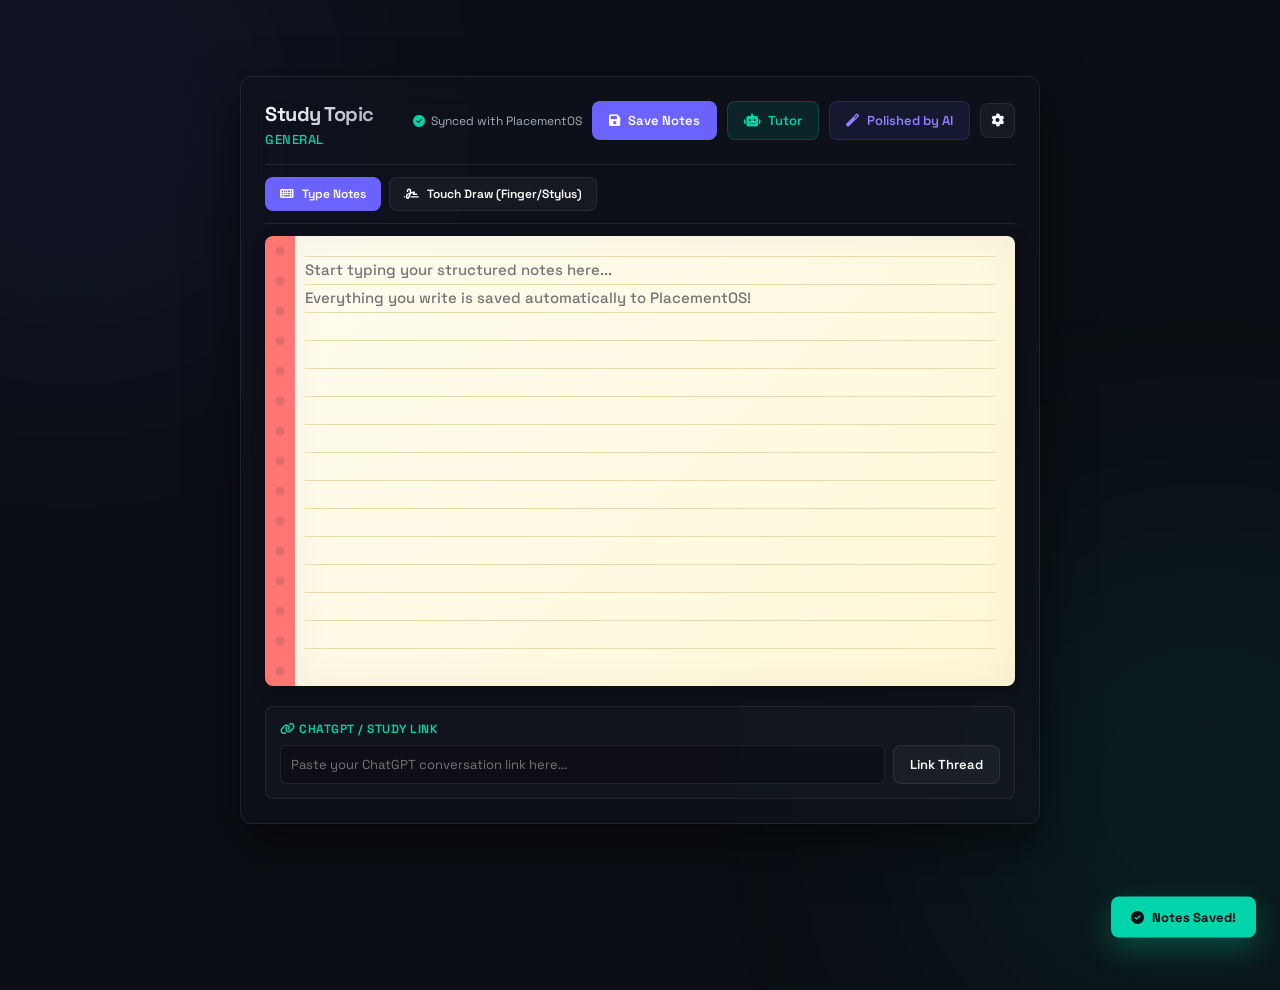
<file: notepad.html>
<!DOCTYPE html>
<html lang="en">
<head>
  <meta charset="UTF-8">
  <title>PlacementOS — Interactive Notepad</title>
  <meta name="viewport" content="width=device-width, initial-scale=1.0">
  
  <!-- Font & Icons -->
  <link href="https://fonts.googleapis.com/css2?family=Space+Grotesk:wght@400;500;600;700&family=JetBrains+Mono:wght@400;500;700&display=swap" rel="stylesheet">
  <link rel="stylesheet" href="https://cdnjs.cloudflare.com/ajax/libs/font-awesome/6.4.0/css/all.min.css">
  <script>
    (function() {
      const wallpaper = localStorage.getItem('placementos_wallpaper');
      if (wallpaper) {
        const style = document.createElement('style');
        style.id = 'dynamic-wallpaper-style';
        style.innerHTML = `
          body {
            background-image: url(${wallpaper}) !important;
            background-size: cover !important;
            background-position: center !important;
            background-attachment: fixed !important;
            background-repeat: no-repeat !important;
          }
        `;
        document.head.appendChild(style);
      }
    })();
  </script>
  
  <style>
    :root {
      --bg: #0b0e14;
      --card-bg: rgba(16, 19, 28, 0.65);
      --border: rgba(255, 255, 255, 0.08);
      --text: #ffffff;
      --text-mute: #a4b0be;
      --accent: #6c63ff;
      --accent2: #00d4aa;
      --radius: 12px;
    }

    * {
      box-sizing: border-box;
      margin: 0;
      padding: 0;
    }

    body {
      background: var(--bg);
      font-family: 'Space Grotesk', sans-serif;
      color: var(--text);
      min-height: 100vh;
      display: flex;
      justify-content: center;
      align-items: center;
      padding: 20px;
      overflow-x: hidden;
      position: relative;
    }

    /* Aurora Drift Backgrounds */
    .aurora {
      position: absolute;
      width: 400px;
      height: 400px;
      border-radius: 50%;
      filter: blur(150px);
      z-index: -1;
      opacity: 0.15;
      pointer-events: none;
      animation: drift 20s infinite alternate ease-in-out;
    }
    .aurora-1 {
      background: var(--accent);
      top: -10%;
      left: -10%;
    }
    .aurora-2 {
      background: var(--accent2);
      bottom: -10%;
      right: -10%;
    }
    @keyframes drift {
      0% { transform: translate(0, 0) scale(1); }
      100% { transform: translate(50px, 50px) scale(1.2); }
    }

    /* Editor Wrapper */
    .notepad-container {
      width: 100%;
      max-width: 800px;
      background: var(--card-bg);
      backdrop-filter: blur(16px);
      -webkit-backdrop-filter: blur(16px);
      border: 1px solid var(--border);
      border-radius: var(--radius);
      box-shadow: 0 20px 50px rgba(0, 0, 0, 0.5);
      padding: 24px;
      display: flex;
      flex-direction: column;
      gap: 20px;
    }

    /* Header styling */
    .notepad-header {
      display: flex;
      justify-content: space-between;
      align-items: flex-start;
      border-bottom: 1px solid var(--border);
      padding-bottom: 16px;
      flex-wrap: wrap;
      gap: 12px;
    }
    .topic-details h1 {
      font-size: 20px;
      font-weight: 700;
      letter-spacing: -0.5px;
      background: linear-gradient(135deg, #fff 0%, var(--text-mute) 100%);
      -webkit-background-clip: text;
      -webkit-text-fill-color: transparent;
    }
    .topic-details p {
      font-size: 13px;
      color: var(--accent2);
      margin-top: 4px;
      font-weight: 500;
      text-transform: uppercase;
      letter-spacing: 0.5px;
    }

    .header-actions {
      display: flex;
      gap: 10px;
      align-items: center;
    }

    /* Styled buttons */
    .btn {
      background: rgba(255, 255, 255, 0.04);
      border: 1px solid var(--border);
      color: #fff;
      padding: 10px 16px;
      border-radius: 8px;
      cursor: pointer;
      font-family: inherit;
      font-size: 13px;
      font-weight: 600;
      display: inline-flex;
      align-items: center;
      gap: 8px;
      transition: all 0.2s ease;
    }
    .btn:hover {
      background: rgba(255, 255, 255, 0.08);
      border-color: rgba(255, 255, 255, 0.2);
      transform: translateY(-1px);
    }
    .btn-primary {
      background: var(--accent);
      border-color: transparent;
    }
    .btn-primary:hover {
      background: #5b52e6;
      box-shadow: 0 0 15px rgba(108, 99, 255, 0.4);
    }
    .btn-success {
      background: rgba(0, 212, 170, 0.1);
      border-color: rgba(0, 212, 170, 0.2);
      color: var(--accent2);
    }
    .btn-success:hover {
      background: rgba(0, 212, 170, 0.2);
    }

    /* Notepad Lined Paper Leaf */
    .notepad-leaf {
      background: linear-gradient(135deg, #fffcf0 0%, #fff7d6 100%);
      border-left: 30px solid #ff7675;
      border-radius: 8px;
      box-shadow: inset 0 0 40px rgba(0,0,0,0.05), 3px 5px 15px rgba(0,0,0,0.3);
      padding: 20px 20px 20px 10px;
      position: relative;
      min-height: 450px;
      display: flex;
      flex-direction: column;
    }

    /* Binder rings aesthetic on top */
    .notepad-leaf::before {
      content: '';
      position: absolute;
      top: 0;
      left: -20px;
      width: 10px;
      height: 100%;
      background-image: radial-gradient(circle, #2d3436 4px, transparent 5px);
      background-size: 100% 30px;
      opacity: 0.15;
    }

    /* Textarea aligned with paper lines */
    .notepad-textarea {
      width: 100%;
      flex: 1;
      background: transparent;
      border: none;
      outline: none;
      font-family: inherit;
      font-size: 15px;
      font-weight: 500;
      color: #2d3436;
      line-height: 28px;
      resize: none;
      background-image: linear-gradient(#e5dbad 1px, transparent 1px);
      background-size: 100% 28px;
      padding: 0;
      tab-size: 4;
    }

    /* Chat Link row */
    .link-row {
      display: flex;
      flex-direction: column;
      gap: 8px;
      background: rgba(255, 255, 255, 0.02);
      border: 1px solid var(--border);
      border-radius: 8px;
      padding: 14px;
    }
    .link-row label {
      font-size: 12px;
      font-weight: 600;
      color: var(--accent2);
      text-transform: uppercase;
      letter-spacing: 0.5px;
    }
    .link-input-group {
      display: flex;
      gap: 8px;
    }
    .link-input {
      flex: 1;
      background: rgba(0, 0, 0, 0.2);
      border: 1px solid var(--border);
      border-radius: 6px;
      color: #fff;
      padding: 10px;
      font-family: 'Space Grotesk', sans-serif;
      font-size: 13px;
      outline: none;
    }
    .link-input:focus {
      border-color: var(--accent2);
      box-shadow: 0 0 10px rgba(0, 212, 170, 0.2);
    }

    /* Toast Notification */
    .toast {
      position: fixed;
      bottom: 24px;
      right: 24px;
      background: #00d4aa;
      color: #0b0e14;
      padding: 12px 20px;
      border-radius: 8px;
      font-weight: 700;
      font-size: 13px;
      display: flex;
      align-items: center;
      gap: 8px;
      box-shadow: 0 10px 30px rgba(0, 212, 170, 0.3);
      transform: translateY(150%);
      transition: transform 0.3s cubic-bezier(0.175, 0.885, 0.32, 1.275);
      z-index: 999;
    }
    .toast.show {
      transform: translateY(0);
    }

    .save-indicator {
      font-size: 12px;
      color: var(--text-mute);
      display: flex;
      align-items: center;
      gap: 6px;
    }
    .save-indicator i {
      color: var(--accent2);
    }
  </style>
</head>
<body>

  <div class="aurora aurora-1"></div>
  <div class="aurora aurora-2"></div>

  <div class="notepad-container">
    <!-- Header -->
    <div class="notepad-header">
      <div class="topic-details">
        <h1 id="topic-title">Loading Topic...</h1>
        <p id="category-subtitle">Loading Category...</p>
      </div>
      <div class="header-actions">
        <span class="save-indicator" id="save-status">
          <i class="fas fa-check-circle"></i> Synced with PlacementOS
        </span>
        <button class="btn btn-primary" onclick="saveNote()">
          <i class="fas fa-save"></i> Save Notes
        </button>
        <button class="btn btn-success" onclick="copyAIPrompt()" title="Quiz & Mock Interview Prompt">
          <i class="fas fa-robot"></i> Tutor
        </button>
        <button class="btn btn-success" style="background: rgba(108, 99, 255, 0.1); border-color: rgba(108, 99, 255, 0.2); color: #8c83ff;" onclick="optimizeNotesWithAI()" id="ai-enhance-btn" title="Enhance grammar & structure notes with AI">
          <i class="fas fa-magic"></i> Polished by AI
        </button>
        <button class="btn" onclick="promptApiKey()" style="padding: 10px;" title="Configure Gemini API Key">
          <i class="fas fa-cog"></i>
        </button>
      </div>
    </div>

    <!-- View Switcher Tabs -->
    <div style="display: flex; gap: 8px; border-bottom: 1px solid var(--border); padding-bottom: 12px; margin-bottom: -8px; margin-top: -8px;">
      <button id="tab-text" class="btn btn-primary" onclick="switchTab('text')" style="font-size:12px; padding: 8px 14px;">
        <i class="fas fa-keyboard"></i> Type Notes
      </button>
      <button id="tab-draw" class="btn" onclick="switchTab('draw')" style="font-size:12px; padding: 8px 14px;">
        <i class="fas fa-signature"></i> Touch Draw (Finger/Stylus)
      </button>
    </div>

    <!-- The Notepad Leaf -->
    <div class="notepad-leaf" id="text-leaf-container">
      <textarea id="notepad-text" class="notepad-textarea" placeholder="Start typing your structured notes here...&#10;Everything you write is saved automatically to PlacementOS!"></textarea>
    </div>

    <!-- The Drawing Board Leaf -->
    <div id="drawing-area" class="notepad-leaf" style="display: none; padding: 0; min-height: 480px; flex-direction: column;">
      <!-- Canvas Toolbar -->
      <div style="display: flex; justify-content: space-between; align-items: center; background: rgba(0,0,0,0.05); padding: 8px 12px; border-bottom: 1.5px solid rgba(0,0,0,0.08); border-top-left-radius: 8px; border-top-right-radius: 8px; flex-wrap: wrap; gap: 8px;">
        <!-- Pen Colors -->
        <div style="display: flex; align-items: center; gap: 6px;">
          <span style="font-size: 11px; font-weight: 700; color: #2d3436; margin-right: 4px; text-transform: uppercase;">Color:</span>
          <button class="color-btn" data-color="#2d3436" style="background:#2d3436; width:22px; height:22px; border-radius:50%; border:2px solid #fff; cursor:pointer; box-shadow:0 0 4px rgba(0,0,0,0.2); outline: none;" onclick="setPenColor(this)"></button>
          <button class="color-btn" data-color="#0984e3" style="background:#0984e3; width:22px; height:22px; border-radius:50%; border:2px solid transparent; cursor:pointer; outline: none;" onclick="setPenColor(this)"></button>
          <button class="color-btn" data-color="#d63031" style="background:#d63031; width:22px; height:22px; border-radius:50%; border:2px solid transparent; cursor:pointer; outline: none;" onclick="setPenColor(this)"></button>
          <button class="color-btn" data-color="#00b894" style="background:#00b894; width:22px; height:22px; border-radius:50%; border:2px solid transparent; cursor:pointer; outline: none;" onclick="setPenColor(this)"></button>
        </div>
        <!-- Pen Sizes -->
        <div style="display: flex; align-items: center; gap: 6px;">
          <span style="font-size: 11px; font-weight: 700; color: #2d3436; margin-right: 4px; text-transform: uppercase;">Brush:</span>
          <button class="size-btn" data-size="4" style="background:transparent; border:1px solid #2d3436; color:#2d3436; font-size:11px; font-weight:600; padding:2px 8px; border-radius:4px; cursor:pointer; outline: none;" onclick="setPenSize(this)">Thin</button>
          <button class="size-btn" data-size="8" style="background:transparent; border:1px solid transparent; color:#636e72; font-size:11px; font-weight:600; padding:2px 8px; border-radius:4px; cursor:pointer; outline: none;" onclick="setPenSize(this)">Medium</button>
          <button class="size-btn" data-size="14" style="background:transparent; border:1px solid transparent; color:#636e72; font-size:11px; font-weight:600; padding:2px 8px; border-radius:4px; cursor:pointer; outline: none;" onclick="setPenSize(this)">Thick</button>
        </div>
        <!-- Actions -->
        <div style="display: flex; align-items: center; gap: 8px;">
          <button id="eraser-btn" class="btn" style="padding: 4px 10px; font-size: 11px; color:#2d3436; border-color: rgba(0,0,0,0.15); background: transparent; transition: none;" onclick="toggleEraser()">
            <i class="fas fa-eraser"></i> Eraser
          </button>
          <button class="btn" style="padding: 4px 10px; font-size: 11px; color:#d63031; border-color: rgba(214,48,49,0.2); background: rgba(214,48,49,0.05);" onclick="clearCanvas()">
            <i class="fas fa-trash-alt"></i> Clear
          </button>
        </div>
      </div>
      
      <!-- Canvas Wrapper (Responsive + Styled lined background matching notepad paper) -->
      <div style="position: relative; flex: 1; min-height: 410px; border-bottom-left-radius: 8px; border-bottom-right-radius: 8px; overflow: hidden; background: #fffcf0;">
        <canvas id="notepad-canvas" style="display: block; width: 100%; height: 100%; border-bottom-left-radius: 8px; border-bottom-right-radius: 8px; touch-action: none; cursor: crosshair; background: transparent;"></canvas>
      </div>
    </div>

    <!-- ChatGPT Study Link -->
    <div class="link-row">
      <label for="chat-link"><i class="fas fa-link"></i> ChatGPT / Study Link</label>
      <div class="link-input-group">
        <input type="text" id="chat-link" class="link-input" placeholder="Paste your ChatGPT conversation link here...">
        <button class="btn" onclick="saveChatLink()">Link Thread</button>
      </div>
    </div>
  </div>

  <!-- Toast -->
  <div class="toast" id="toast">
    <i class="fas fa-check-circle"></i> <span id="toast-text">Notes Saved!</span>
  </div>

  <script>
    // State keys parsed from URL
    const params = new URLSearchParams(window.location.search);
    const category = params.get('category') || 'General';
    const topic = params.get('topic') || 'Study Topic';
    const stateKey = `${category}_${topic}`;

    // Elements
    const titleEl = document.getElementById('topic-title');
    const subEl = document.getElementById('category-subtitle');
    const textareaEl = document.getElementById('notepad-text');
    const linkEl = document.getElementById('chat-link');
    const saveStatusEl = document.getElementById('save-status');
    const canvas = document.getElementById('notepad-canvas');
    const ctx = canvas?.getContext('2d');

    let S = {};
    let isDrawing = false;
    let lastX = 0;
    let lastY = 0;
    let penColor = '#2d3436';
    let penSize = 4;
    let isEraser = false;
    let canvasInitialized = false;

    // Set canvas dimensions once
    if (canvas) {
      canvas.width = 800;
      canvas.height = 500;
    }

    // Load state
    function loadState() {
      const saved = localStorage.getItem('placementOS_v2');
      if (saved) {
        S = JSON.parse(saved);
      }
      if (!S.roadmapNotes) S.roadmapNotes = {};
      if (!S.roadmapLinks) S.roadmapLinks = {};
      if (!S.roadmapDrawings) S.roadmapDrawings = {};
    }

    // Save state
    function saveState() {
      S.updatedAt = Date.now();
      localStorage.setItem('placementOS_v2', JSON.stringify(S));
    }

    // Switch View Tabs (Text vs Draw)
    function switchTab(mode) {
      const tabText = document.getElementById('tab-text');
      const tabDraw = document.getElementById('tab-draw');
      const textLeaf = document.getElementById('text-leaf-container');
      const drawingArea = document.getElementById('drawing-area');
      
      if (mode === 'text') {
        tabText.classList.add('btn-primary');
        tabDraw.classList.remove('btn-primary');
        textLeaf.style.display = 'flex';
        drawingArea.style.display = 'none';
      } else {
        tabDraw.classList.add('btn-primary');
        tabText.classList.remove('btn-primary');
        textLeaf.style.display = 'none';
        drawingArea.style.display = 'flex';
        setupCanvas();
      }
    }
    window.switchTab = switchTab;

    // Get touch or mouse coordinates scaled relative to canvas internal 800x500 resolution
    function getCoords(e) {
      if (!canvas) return { x: 0, y: 0 };
      const rect = canvas.getBoundingClientRect();
      let clientX, clientY;
      
      if (e.touches && e.touches.length > 0) {
        clientX = e.touches[0].clientX;
        clientY = e.touches[0].clientY;
      } else {
        clientX = e.clientX;
        clientY = e.clientY;
      }
      
      return {
        x: ((clientX - rect.left) / rect.width) * canvas.width,
        y: ((clientY - rect.top) / rect.height) * canvas.height
      };
    }

    function startDrawing(e) {
      isDrawing = true;
      const coords = getCoords(e);
      lastX = coords.x;
      lastY = coords.y;
      
      // Draw a single dot on initial tap/click
      ctx.beginPath();
      ctx.arc(lastX, lastY, penSize / 2, 0, Math.PI * 2);
      ctx.fillStyle = isEraser ? '#fffcf0' : penColor;
      
      if (isEraser) {
        ctx.globalCompositeOperation = 'destination-out';
        ctx.arc(lastX, lastY, penSize, 0, Math.PI * 2);
        ctx.fill();
      } else {
        ctx.globalCompositeOperation = 'source-over';
        ctx.fill();
      }
      
      if (e.cancelable) e.preventDefault();
    }

    function draw(e) {
      if (!isDrawing) return;
      const coords = getCoords(e);
      const currentX = coords.x;
      const currentY = coords.y;

      ctx.beginPath();
      ctx.moveTo(lastX, lastY);
      ctx.lineTo(currentX, currentY);
      
      ctx.lineWidth = penSize;
      ctx.lineCap = 'round';
      ctx.lineJoin = 'round';
      
      if (isEraser) {
        ctx.globalCompositeOperation = 'destination-out';
        ctx.strokeStyle = 'rgba(0,0,0,1)';
      } else {
        ctx.globalCompositeOperation = 'source-over';
        ctx.strokeStyle = penColor;
      }
      
      ctx.stroke();

      lastX = currentX;
      lastY = currentY;
      
      if (e.cancelable) e.preventDefault();
    }

    function stopDrawing() {
      if (isDrawing) {
        isDrawing = false;
        autoSaveDrawing();
      }
    }

    // Set active pen color and automatically deactivate eraser
    function setPenColor(btn) {
      if (isEraser) {
        toggleEraser();
      }
      document.querySelectorAll('.color-btn').forEach(b => {
        b.style.borderColor = 'transparent';
      });
      btn.style.borderColor = '#fff';
      penColor = btn.getAttribute('data-color');
    }
    window.setPenColor = setPenColor;

    // Set brush thickness
    function setPenSize(btn) {
      document.querySelectorAll('.size-btn').forEach(b => {
        b.style.borderColor = 'transparent';
        b.style.color = '#636e72';
      });
      btn.style.borderColor = '#2d3436';
      btn.style.color = '#2d3436';
      penSize = parseInt(btn.getAttribute('data-size'));
    }
    window.setPenSize = setPenSize;

    // Toggle Eraser state
    function toggleEraser() {
      isEraser = !isEraser;
      const eraserBtn = document.getElementById('eraser-btn');
      if (isEraser) {
        eraserBtn.style.background = 'var(--accent)';
        eraserBtn.style.color = '#fff';
        eraserBtn.style.borderColor = 'var(--accent)';
      } else {
        eraserBtn.style.background = 'transparent';
        eraserBtn.style.color = '#2d3436';
        eraserBtn.style.borderColor = 'rgba(0,0,0,0.15)';
      }
    }
    window.toggleEraser = toggleEraser;

    // Clear Canvas
    function clearCanvas() {
      if (confirm("Are you sure you want to clear your drawing?")) {
        ctx.clearRect(0, 0, canvas.width, canvas.height);
        autoSaveDrawing();
        showToast("Drawing cleared!");
      }
    }
    window.clearCanvas = clearCanvas;

    // Setup Event Listeners and load existing image into canvas
    function setupCanvas() {
      if (canvasInitialized) return;
      canvasInitialized = true;

      // Mouse events
      canvas.addEventListener('mousedown', startDrawing);
      canvas.addEventListener('mousemove', draw);
      canvas.addEventListener('mouseup', stopDrawing);
      canvas.addEventListener('mouseout', stopDrawing);

      // Touch events (Finger/Stylus)
      canvas.addEventListener('touchstart', startDrawing, { passive: false });
      canvas.addEventListener('touchmove', draw, { passive: false });
      canvas.addEventListener('touchend', stopDrawing);
      canvas.addEventListener('touchcancel', stopDrawing);

      // Set default selected color & brush thickness visually
      const defaultColorBtn = document.querySelector('.color-btn[data-color="#2d3436"]');
      if (defaultColorBtn) defaultColorBtn.style.borderColor = '#fff';
      
      const defaultSizeBtn = document.querySelector('.size-btn[data-size="4"]');
      if (defaultSizeBtn) {
        defaultSizeBtn.style.borderColor = '#2d3436';
        defaultSizeBtn.style.color = '#2d3436';
      }

      // Load existing drawing from state
      if (S.roadmapDrawings && S.roadmapDrawings[stateKey]) {
        const img = new Image();
        img.onload = function() {
          ctx.clearRect(0, 0, canvas.width, canvas.height);
          ctx.drawImage(img, 0, 0);
        };
        img.src = S.roadmapDrawings[stateKey];
      }
    }

    // Initialize layout
    function init() {
      loadState();
      
      titleEl.textContent = topic;
      subEl.textContent = category;

      textareaEl.value = S.roadmapNotes[stateKey] || '';
      linkEl.value = S.roadmapLinks[stateKey] || '';

      // Setup auto-save listener for typed notes
      let autoSaveTimer;
      textareaEl.addEventListener('input', () => {
        saveStatusEl.innerHTML = `<i class="fas fa-spinner fa-spin" style="color: var(--accent);"></i> Saving...`;
        clearTimeout(autoSaveTimer);
        autoSaveTimer = setTimeout(() => {
          autoSaveNote();
        }, 1000);
      });

      // Switch to Drawing tab by default if there's a drawing and no typed note
      const hasDrawing = S.roadmapDrawings && S.roadmapDrawings[stateKey];
      const hasText = S.roadmapNotes && S.roadmapNotes[stateKey] && S.roadmapNotes[stateKey].trim();
      
      if (hasDrawing && !hasText) {
        switchTab('draw');
      } else {
        switchTab('text');
      }
    }

    // Auto-save note
    function autoSaveNote() {
      loadState();
      S.roadmapNotes[stateKey] = textareaEl.value;
      saveState();
      saveStatusEl.innerHTML = `<i class="fas fa-check-circle" style="color: var(--accent2);"></i> Auto-saved`;
    }

    // Auto-save drawing
    function autoSaveDrawing() {
      loadState();
      if (!S.roadmapDrawings) S.roadmapDrawings = {};
      S.roadmapDrawings[stateKey] = canvas.toDataURL('image/png');
      saveState();
      saveStatusEl.innerHTML = `<i class="fas fa-check-circle" style="color: var(--accent2);"></i> Auto-saved`;
    }

    // Manual Save Note (Saves both Text and Drawing)
    function saveNote() {
      loadState();
      S.roadmapNotes[stateKey] = textareaEl.value;
      if (canvasInitialized) {
        if (!S.roadmapDrawings) S.roadmapDrawings = {};
        S.roadmapDrawings[stateKey] = canvas.toDataURL('image/png');
      }
      saveState();
      saveStatusEl.innerHTML = `<i class="fas fa-check-circle" style="color: var(--accent2);"></i> Saved & Synced`;
      showToast("Notes saved and synced!");
    }

    // Save Chat link
    function saveChatLink() {
      loadState();
      S.roadmapLinks[stateKey] = linkEl.value.trim();
      saveState();
      showToast("ChatGPT link updated!");
    }
    window.saveChatLink = saveChatLink;

    // Toast notification helper
    function showToast(msg) {
      const toast = document.getElementById('toast');
      const toastText = document.getElementById('toast-text');
      if (toastText) toastText.textContent = msg;
      if (toast) {
        toast.classList.add('show');
        setTimeout(() => {
          toast.classList.remove('show');
        }, 2500);
      }
    }

    // Copy AI tutor prompt
    function copyAIPrompt() {
      const promptText = `Act as an expert SDE interviewer and placement tutor. I am studying the topic "${topic}" under "${category}".
Please:
1. Briefly summarize the core, interview-critical concepts for this topic.
2. Provide 3 highly realistic, frequently-asked interview questions (with coding tasks if applicable).
3. Quiz me on them one by one. Ask the first question and wait for my response.`;
      
      navigator.clipboard.writeText(promptText).then(() => {
        showToast("📋 ChatGPT prompt copied!");
      });
    }

    // Configure API key
    function promptApiKey() {
      const current = localStorage.getItem('gemini_api_key') || '';
      const key = prompt("🔑 Configure Gemini API Key:\nEnter your Google Gemini API Key to enable instant AI polishing.\n\nDon't have one? You can get a free key from Google AI Studio.\nLeave blank to clear.", current);
      if (key === null) return;
      
      if (key.trim()) {
        localStorage.setItem('gemini_api_key', key.trim());
        showToast("Gemini API Key saved!");
      } else {
        localStorage.removeItem('gemini_api_key');
        showToast("Gemini API Key cleared.");
      }
    }

    // Enhance notes (Grammar, spelling & SDE structure optimization) with AI
    async function optimizeNotesWithAI() {
      const currentNotes = textareaEl.value.trim();
      if (!currentNotes) {
        showToast("⚠️ Write some notes first before enhancing!");
        return;
      }

      let apiKey = localStorage.getItem('gemini_api_key');
      if (!apiKey) {
        apiKey = prompt("🔑 AI API Key Required:\nEnter your Google Gemini (starts with AIzaSy) or OpenAI (starts with sk-) API Key to instantly polish your notes on this page.\n\n(Press Cancel to fall back to the manual ChatGPT copy-paste method.)");
        if (!apiKey || !apiKey.trim()) {
          showToast("⚠️ Falling back to manual clipboard method...");
          fallbackManualAIPrompt(currentNotes);
          return;
        }
        localStorage.setItem('gemini_api_key', apiKey.trim());
        showToast("API Key saved!");
      }

      apiKey = apiKey.trim();
      const isOpenAI = apiKey.startsWith('sk-');

      const btn = document.getElementById('ai-enhance-btn');
      const originalText = btn.innerHTML;
      
      // Update UI to loading state
      btn.innerHTML = `<i class="fas fa-spinner fa-spin"></i> Polishing...`;
      btn.disabled = true;
      textareaEl.disabled = true;
      saveStatusEl.innerHTML = `<i class="fas fa-spinner fa-spin" style="color: var(--accent);"></i> AI is writing...`;

      const promptSystem = `Act as an SDE placement tutor and professional technical copywriter. Clean up the following study notes for the topic "${topic}" under "${category}".
Tasks:
1. Correct all grammar, spelling, and punctuation errors.
2. Re-structure the notes to make them extremely professional, clean, and highly understandable (use clear headers, bullet points, and code block formatting where helpful).
3. Do not shorten them excessively — retain all SDE-critical concepts and facts.
4. Output ONLY the final polished markdown notes. Do not include any intro, outro, or conversation.`;

      const promptUser = `Here are the notes to polish:
---
${currentNotes}
---`;

      try {
        let polishedText = "";

        if (isOpenAI) {
          // Call OpenAI API with gpt-4o-mini
          const response = await fetch("https://api.openai.com/v1/chat/completions", {
            method: 'POST',
            headers: {
              'Content-Type': 'application/json',
              'Authorization': `Bearer ${apiKey}`
            },
            body: JSON.stringify({
              model: "gpt-4o-mini",
              messages: [
                { role: "system", content: promptSystem },
                { role: "user", content: promptUser }
              ],
              temperature: 0.3
            })
          });

          if (!response.ok) {
            let errorMsg = `OpenAI API Error ${response.status}`;
            try {
              const errData = await response.json();
              if (errData.error && errData.error.message) {
                errorMsg = errData.error.message;
              }
            } catch(e) {}
            throw new Error(errorMsg);
          }

          const data = await response.json();
          polishedText = data.choices?.[0]?.message?.content;

        } else {
          // Call Gemini API with fallback models to ensure compatibility
          const models = ["gemini-2.0-flash", "gemini-1.5-flash", "gemini-1.5-pro"];
          let lastError = null;

          for (const model of models) {
            try {
              const response = await fetch(`https://generativelanguage.googleapis.com/v1/models/${model}:generateContent?key=${apiKey}`, {
                method: 'POST',
                headers: {
                  'Content-Type': 'application/json'
                },
                body: JSON.stringify({
                  contents: [{
                    parts: [{
                      text: `${promptSystem}\n\n${promptUser}`
                    }]
                  }]
                })
              });

              if (response.ok) {
                const data = await response.json();
                polishedText = data.candidates?.[0]?.content?.parts?.[0]?.text;
                if (polishedText) {
                  lastError = null;
                  break;
                }
              } else {
                let errorMsg = `Gemini API Error ${response.status}`;
                try {
                  const errData = await response.json();
                  if (errData.error && errData.error.message) {
                    errorMsg = errData.error.message;
                  }
                } catch(e) {}
                lastError = new Error(errorMsg);
                // If it's a 404 (model not found), continue the loop to try the next model
                if (response.status !== 404) {
                  break;
                }
              }
            } catch (err) {
              lastError = err;
              break;
            }
          }

          if (!polishedText && lastError) {
            throw lastError;
          }
        }
        
        if (polishedText) {
          textareaEl.value = polishedText.trim();
          autoSaveNote(); // save to local storage
          showToast("✨ Notes successfully polished by AI!");
        } else {
          throw new Error("No response content received from API");
        }
      } catch (err) {
        console.error(err);
        let userMessage = err.message || "Unknown error";
        
        if (err instanceof TypeError && err.message.includes("Failed to fetch")) {
          userMessage = "Network error or CORS block. Browsers block direct API calls from local files (file://) due to security policies. Please use a local web server (like Live Server in VS Code) or use the ChatGPT fallback.";
        }
        
        alert(`❌ AI Polishing Failed:\n${userMessage}\n\nFalling back to manual ChatGPT clipboard method...`);
        fallbackManualAIPrompt(currentNotes);
      } finally {
        btn.innerHTML = originalText;
        btn.disabled = false;
        textareaEl.disabled = false;
      }
    }

    function fallbackManualAIPrompt(currentNotes) {
      const promptText = `Act as a professional technical editor and SDE placement tutor. Here are my raw study notes for the topic "${topic}" under "${category}":
---
${currentNotes}
---

Please:
1. Correct any grammar or spelling mistakes.
2. Re-structure the notes to make them highly understandable, clean, and professional (using bullet points and code block highlights if needed).
3. Keep it concise, comprehensive, and optimized for placement preparation.
Please output only the polished, final notes so that I can easily copy it back into my notepad.`;
      
      navigator.clipboard.writeText(promptText).then(() => {
        showToast("📋 Enhance prompt copied! Opening ChatGPT...");
        setTimeout(() => {
          window.open("https://chatgpt.com/?q=" + encodeURIComponent("I want to polish my study notes. I have copied my raw notes and instructions to my clipboard. Please ask me to paste it so you can correct the grammar and structure them."), "_blank");
        }, 800);
      });
    }

    // Start editor
    init();
  </script>
</body>
</html>
</file>
